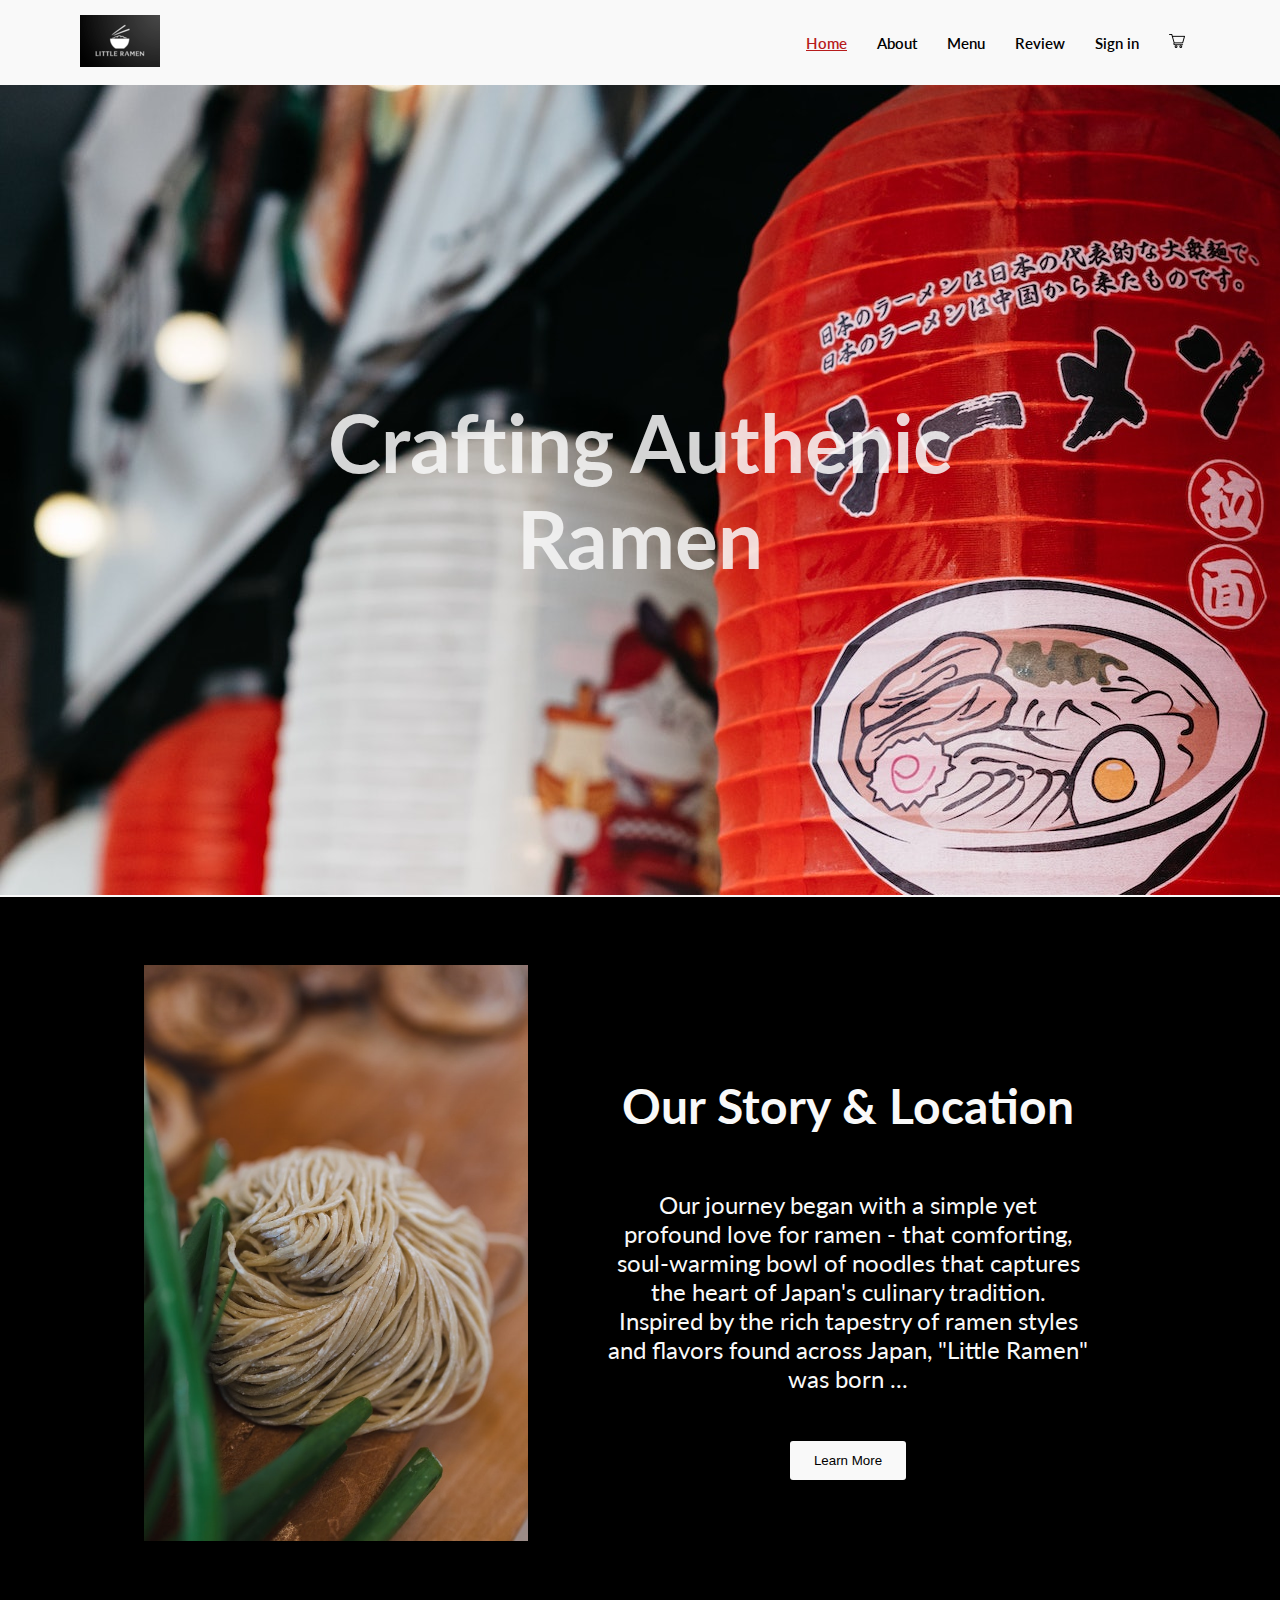
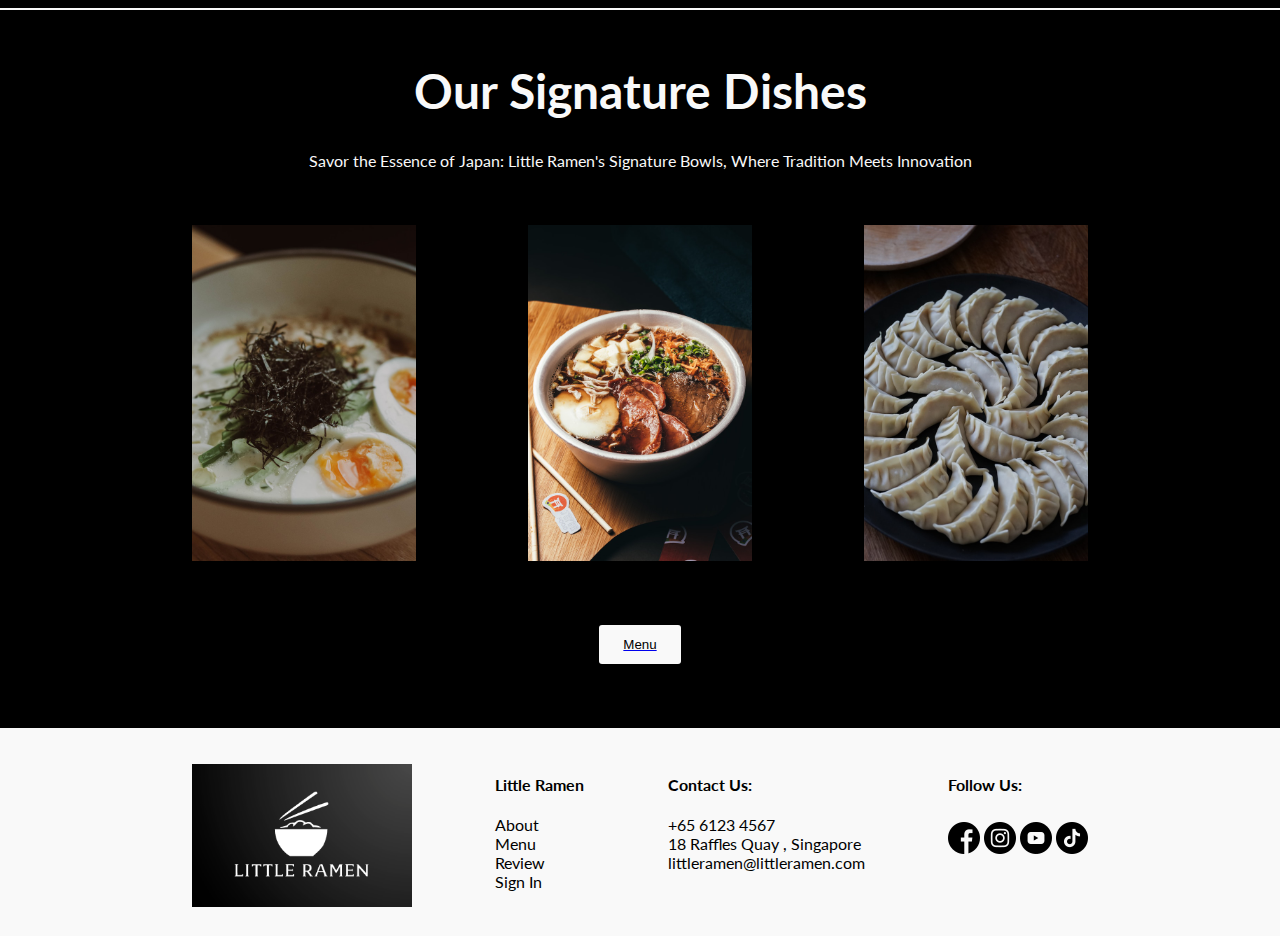
<file: index.html>
<!DOCTYPE html>
<html lang="en">
  <head>
    <meta charset="UTF-8" />
    <meta name="viewport" content="width=device-width, initial-scale=1.0" />
    <title>Little Ramen Home Page</title>
    <link rel="stylesheet" href="styles.css" />
    <link rel="preconnect" href="https://fonts.googleapis.com">
    <link rel="preconnect" href="https://fonts.gstatic.com" crossorigin>
    <link href="https://fonts.googleapis.com/css2?family=Lato:wght@700&display=swap" rel="stylesheet">
  </head>
  <body>
    <!-- Header Section -->
    <nav id="header">
      <a href="index.html" class="logo"><img src="./icon/Logo_nav.png" alt="Logo" /></a>
      <div>
        <ul id="navbar">
          <li><a href="index.html" class="active">Home</a></li>
          <li><a href="./pages/about/about.html">About</a></li>
          <li><a href="./php/menuredirect.php">Menu</a></li>
          <li><a href="./pages/review/review.html">Review</a></li>
          <li><a href="./php/redirect.php">Sign in</a></li>
          <li>
            <a href="./php/cartredirect.php"><img src="./icon/shopping-cart.png" alt="cart icon"></i></a>
          </li>
        </ul>
      </div>
    </nav>
    <section id="hero">
        <h1>Crafting Authenic Ramen</h1>
    </section>
    <section id="story">
      <div>
        <img src="./img/story.jpg" alt="Ramen Culture">
      </div>
      <div class="storydescription">
        <h1>Our Story & Location</h1>
        <p>Our journey began with a simple yet profound love for ramen - that comforting, soul-warming bowl of noodles that captures the heart of Japan's culinary tradition. Inspired by the rich tapestry of ramen styles and flavors found across Japan, "Little Ramen" was born ...</p>
        <a href="./pages/about/about.html"><button class="storybutton">Learn More</button></a>
      </div>
    </section>
    <section id="homemenu">
      <h1>Our Signature Dishes</h1>
      <p>Savor the Essence of Japan: Little Ramen's Signature Bowls, Where Tradition Meets Innovation</p>
      <div class="homemenuimg">
        <img src="img/homemenu1.jpg" alt="ramen1">
        <img src="img/homemenu2.jpg" alt="ramen2">
        <img src="img/homemenu3.jpg" alt="gyoza">
      </div>
      <a href="./php/menuredirect.php"><button class="homemenubutton">Menu</button></a>
    </section>
    <footer id="footer">
      <div class="footerimg">
        <a href="index.html"><img src="./img/logo.png" alt="little ramen logo"></a>
      </div>
      <div class="footernav1">
        <h4>Little Ramen</h4>
        <a href="./pages/about/about.html">About</a>
        <a href="./php/menuredirect.php">Menu</a>
        <a href="./pages/review/review.html">Review</a>
        <a href=./php/redirect.php>Sign In</a>
      </div>
      <div class="footernav2">
        <h4>Contact Us:</h4>
        <p>
          +65 6123 4567
          <br />
          18 Raffles Quay , Singapore
          <br />
          littleramen@littleramen.com
        </p>
      </div>
      <div class="footernav3">
        <h4>Follow Us:</h4>
        <img src="./icon/facebook.png" alt="facebook logo">
        <img src="./icon/instagram.png" alt="instagram logo">
        <img src="./icon/youtube.png" alt="youtube logo">
        <img src="./icon/tiktok.png" alt="tiktok logo">
      </div>
    </footer>
  </body>
</html>
</file>
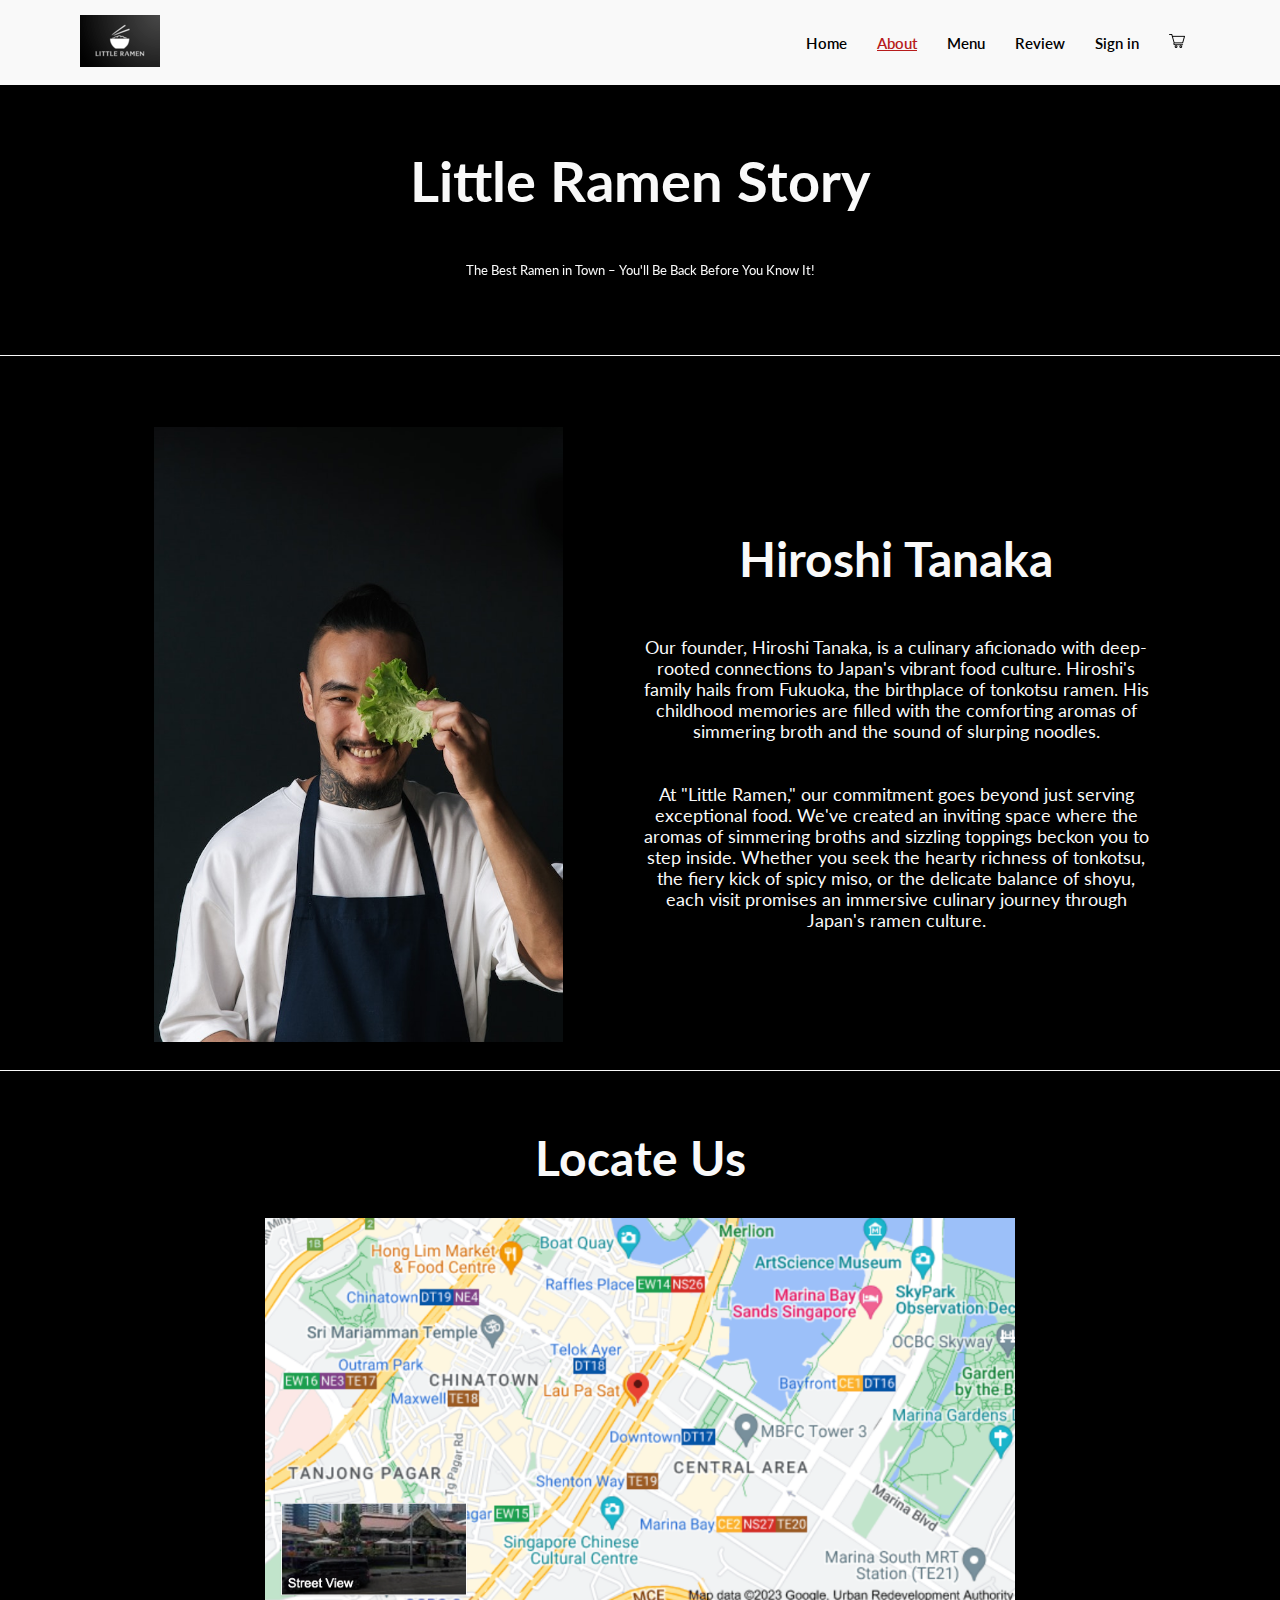
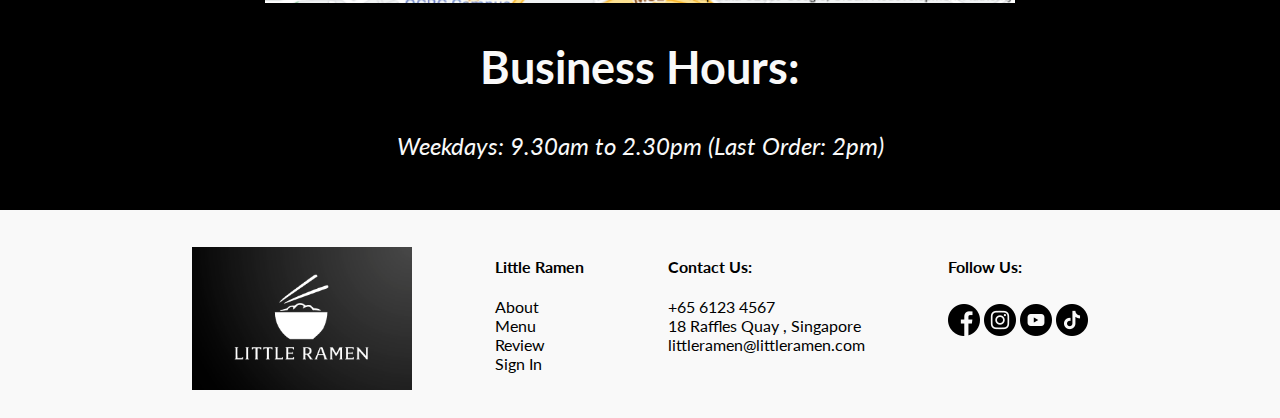
<file: pages/about/about.html>
<!DOCTYPE html>
<html lang="en">
  <head>
    <meta charset="UTF-8" />
    <meta name="viewport" content="width=device-width, initial-scale=1.0" />
    <title>About Page</title>
    <link rel="stylesheet" href="styles.css" />
    <link rel="preconnect" href="https://fonts.googleapis.com">
    <link rel="preconnect" href="https://fonts.gstatic.com" crossorigin>
    <link href="https://fonts.googleapis.com/css2?family=Lato:wght@700&display=swap" rel="stylesheet">
  </head>
  <body>
    <!-- Header Section -->
    <nav id="header">
      <a href="../../index.html" class="logo"><img src="../../icon/Logo_nav.png" alt="Logo" /></a>
      <div>
        <ul id="navbar">
          <li><a href="../../index.html">Home</a></li>
          <li><a href="about.html" class="active">About</a></li>
          <li><a href="../../php/menuredirect.php">Menu</a></li>
          <li><a href="../../pages/review/review.html">Review</a></li>
          <li><a href="../../php/redirect.php">Sign in</a></li>
          <li>
            <a href="../../php/cartredirect.php"><img src="../../icon/shopping-cart.png" alt="cart icon"></i></a>
          </li>
        </ul>
      </div>
    </nav>
    <section id="abouthero">
        <h1>Little Ramen Story</h1>
        <p>The Best Ramen in Town – You'll Be Back Before You Know It!</p>
    </section>
    <section id="aboutstory">
        <div>
          <img src="../../img/chef.jpg" alt="Chef">
        </div>
        <div class="storydescription">
          <h1>Hiroshi Tanaka</h1>
          <p>Our founder, Hiroshi Tanaka, is a culinary aficionado with deep-rooted connections to Japan's vibrant food culture. Hiroshi's family hails from Fukuoka, the birthplace of tonkotsu ramen. His childhood memories are filled with the comforting aromas of simmering broth and the sound of slurping noodles.
          <br />
          <br />
          <br />
          At "Little Ramen," our commitment goes beyond just serving exceptional food. We've created an inviting space where the aromas of simmering broths and sizzling toppings beckon you to step inside. Whether you seek the hearty richness of tonkotsu, the fiery kick of spicy miso, or the delicate balance of shoyu, each visit promises an immersive culinary journey through Japan's ramen culture.
          </p>
        </div>
    </section>
    <section id="aboutlocation">
        <h1>Locate Us</h1>
        <img src="../../img/location.png" alt="Map">
        <h2>Business Hours:</h2>
        <p><i>Weekdays: 9.30am to 2.30pm (Last Order: 2pm)</i></p>
    </section>
    <footer id="footer">
        <div class="footerimg">
          <a href="../../index.html"><img src="../../img/logo.png" alt="little ramen logo"></a>
        </div>
        <div class="footernav1">
          <h4>Little Ramen</h4>
          <a href="about.html">About</a>
          <a href="../../php/menuredirect.php">Menu</a>
          <a href="../../pages/review/review.html">Review</a>
          <a href="../../php/redirect.php">Sign In</a>
        </div>
        <div class="footernav2">
          <h4>Contact Us:</h4>
          <p>
            +65 6123 4567
            <br />
            18 Raffles Quay , Singapore
            <br />
            littleramen@littleramen.com
          </p>
        </div>
        <div class="footernav3">
          <h4>Follow Us:</h4>
          <img src="../../icon/facebook.png" alt="facebook logo">
          <img src="../../icon/instagram.png" alt="instagram logo">
          <img src="../../icon/youtube.png" alt="youtube logo">
          <img src="../../icon/tiktok.png" alt="tiktok logo">
        </div>
      </footer>
    </body>
  </html>
</file>
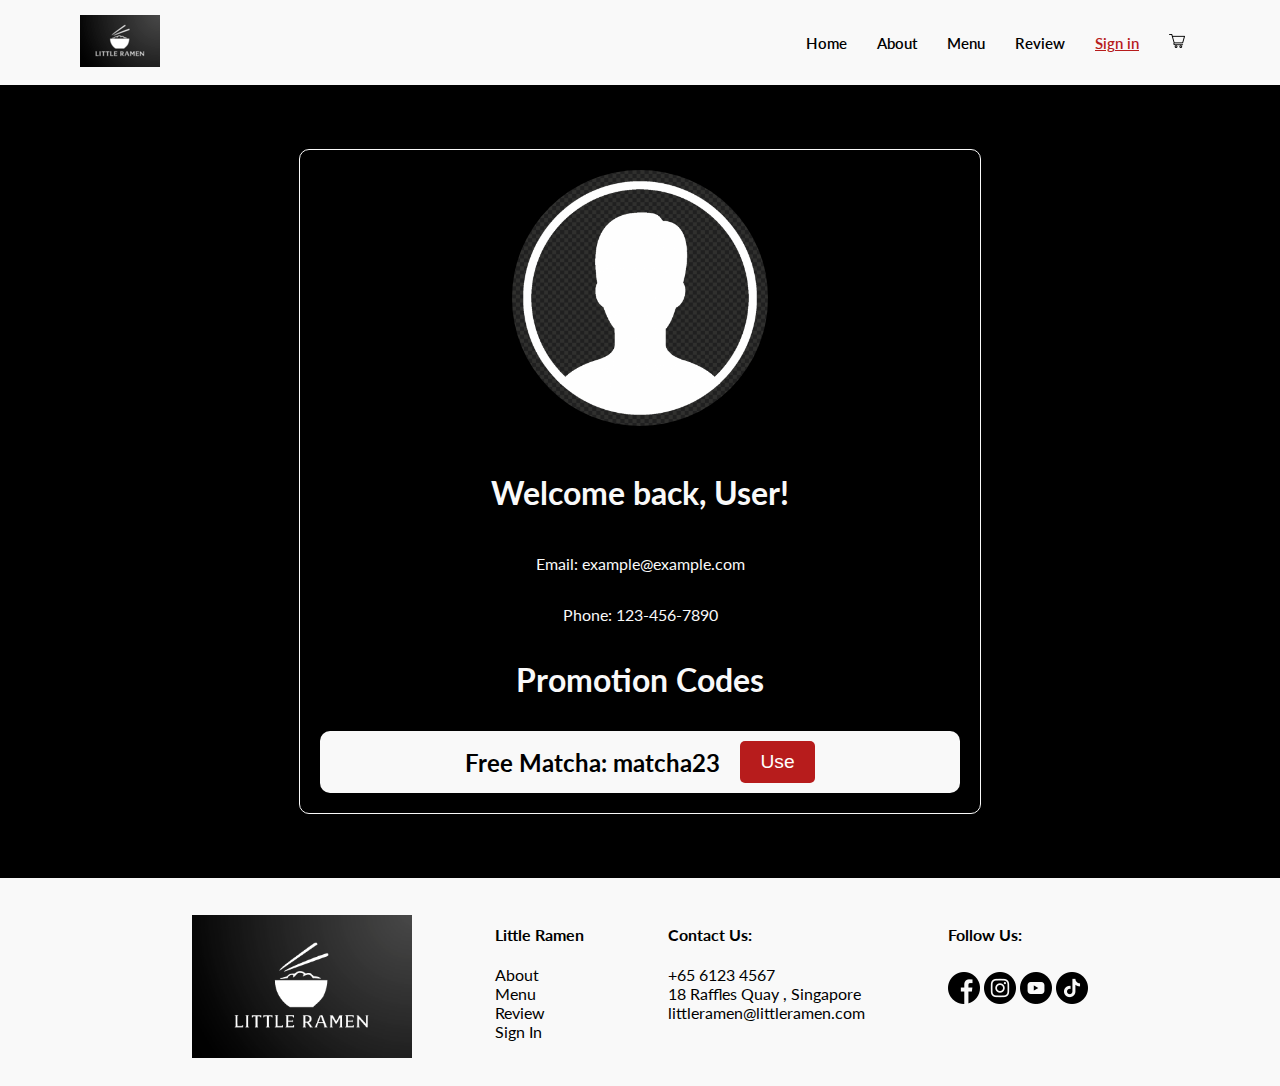
<file: pages/account/account.html>
<!DOCTYPE html>
<html lang="en">
  <head>
    <meta charset="UTF-8" />
    <meta name="viewport" content="width=device-width, initial-scale=1.0" />
    <title>Sign In</title>
    <link rel="stylesheet" href="styles.css" />
    <link rel="preconnect" href="https://fonts.googleapis.com">
    <link rel="preconnect" href="https://fonts.gstatic.com" crossorigin>
    <link href="https://fonts.googleapis.com/css2?family=Lato:wght@700&display=swap" rel="stylesheet">
  </head>
  <body>
    <!-- Header Section -->
    <nav id="header">
      <a href="../../index.html" class="logo"><img src="../../icon/Logo_nav.png" alt="Logo" /></a>
      <div>
        <ul id="navbar">
          <li><a href="../../index.html">Home</a></li>
          <li><a href="../../pages/about/about.html">About</a></li>
          <li><a href="../../pages/preorder/preorder.html">Menu</a></li>
          <li><a href="../../pages/review/review.html">Review</a></li>
          <li><a href="signin.html" class="active">Sign in</a></li>
          <li>
            <a href="../../pages/checkout/cart.php"><img src="../../icon/shopping-cart.png" alt="cart icon"></i></a>
          </li>
        </ul>
      </div>
    </nav>
    <section id="account">
        <!-- can remove card with white icon -->
        <div class="card">
            <div class="user-info">
                <img src="../../img/user1.png" alt="User Icon" class="user-icon">
                <h2>Welcome back, User!</h2>
                <p>Email: example@example.com</p>
                <p>Phone: 123-456-7890</p>
                <h3>Promotion Codes</h3>
            </div>
            <div class="promo-section">
                <div class="promo-card">
                    <h3>Free Matcha: matcha23 </h3>
                    <a href="../../pages/preorder/preorder.html"><button class="promo-button">Use</button></a>
                </div>
            </div>
        </div>
    </section>
    <footer id="footer">
        <div class="footerimg">
          <a href="../../index.html"><img src="../../img/logo.png" alt="little ramen logo"></a>
        </div>
        <div class="footernav1">
          <h4>Little Ramen</h4>
          <a href="../../pages/about/about.html">About</a>
          <a href="../../pages/preorder/preorder.html">Menu</a>
          <a href="../../pages/review/review.html">Review</a>
          <a href="signin.html">Sign In</a>
        </div>
        <div class="footernav2">
          <h4>Contact Us:</h4>
          <p>
            +65 6123 4567
            <br />
            18 Raffles Quay , Singapore
            <br />
            littleramen@littleramen.com
          </p>
        </div>
        <div class="footernav3">
          <h4>Follow Us:</h4>
          <img src="../../icon/facebook.png" alt="facebook logo">
          <img src="../../icon/instagram.png" alt="instagram logo">
          <img src="../../icon/youtube.png" alt="youtube logo">
          <img src="../../icon/tiktok.png" alt="tiktok logo">
        </div>
    </footer>
 </body>
</html>
</file>
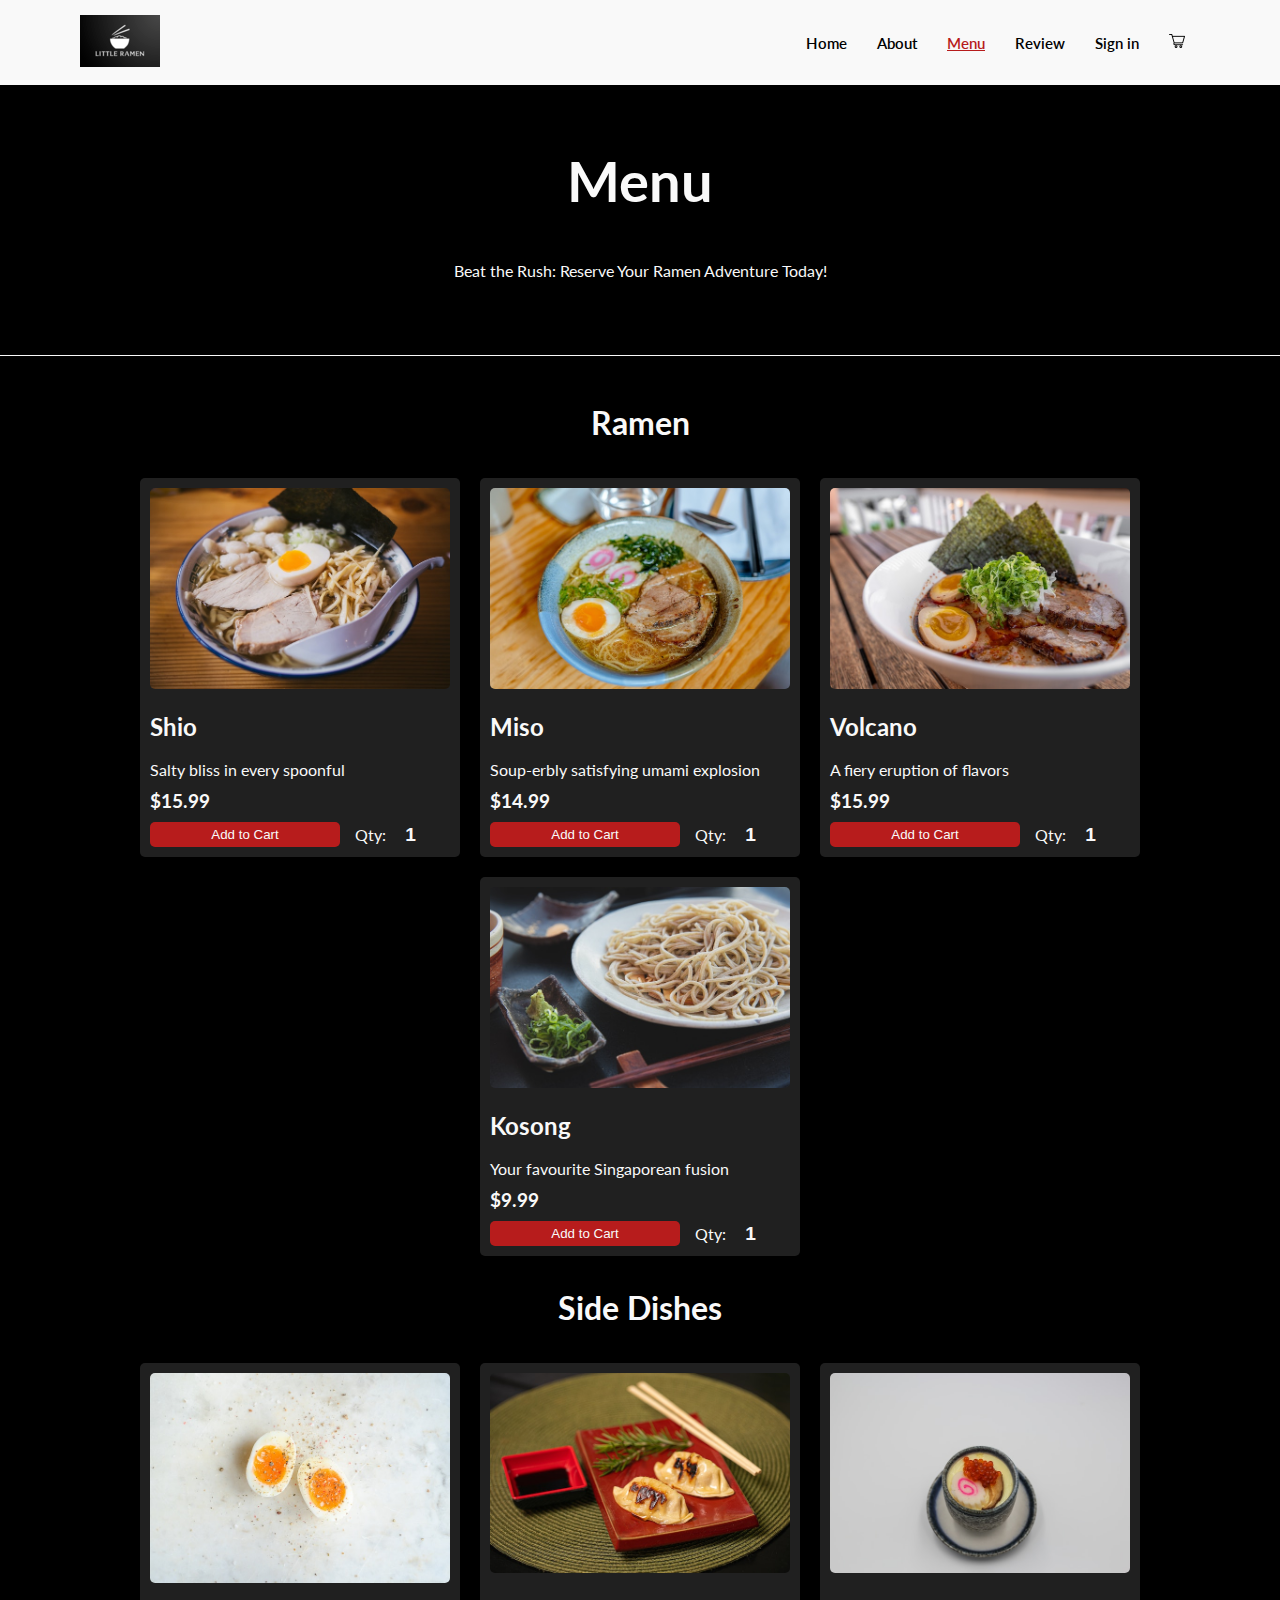
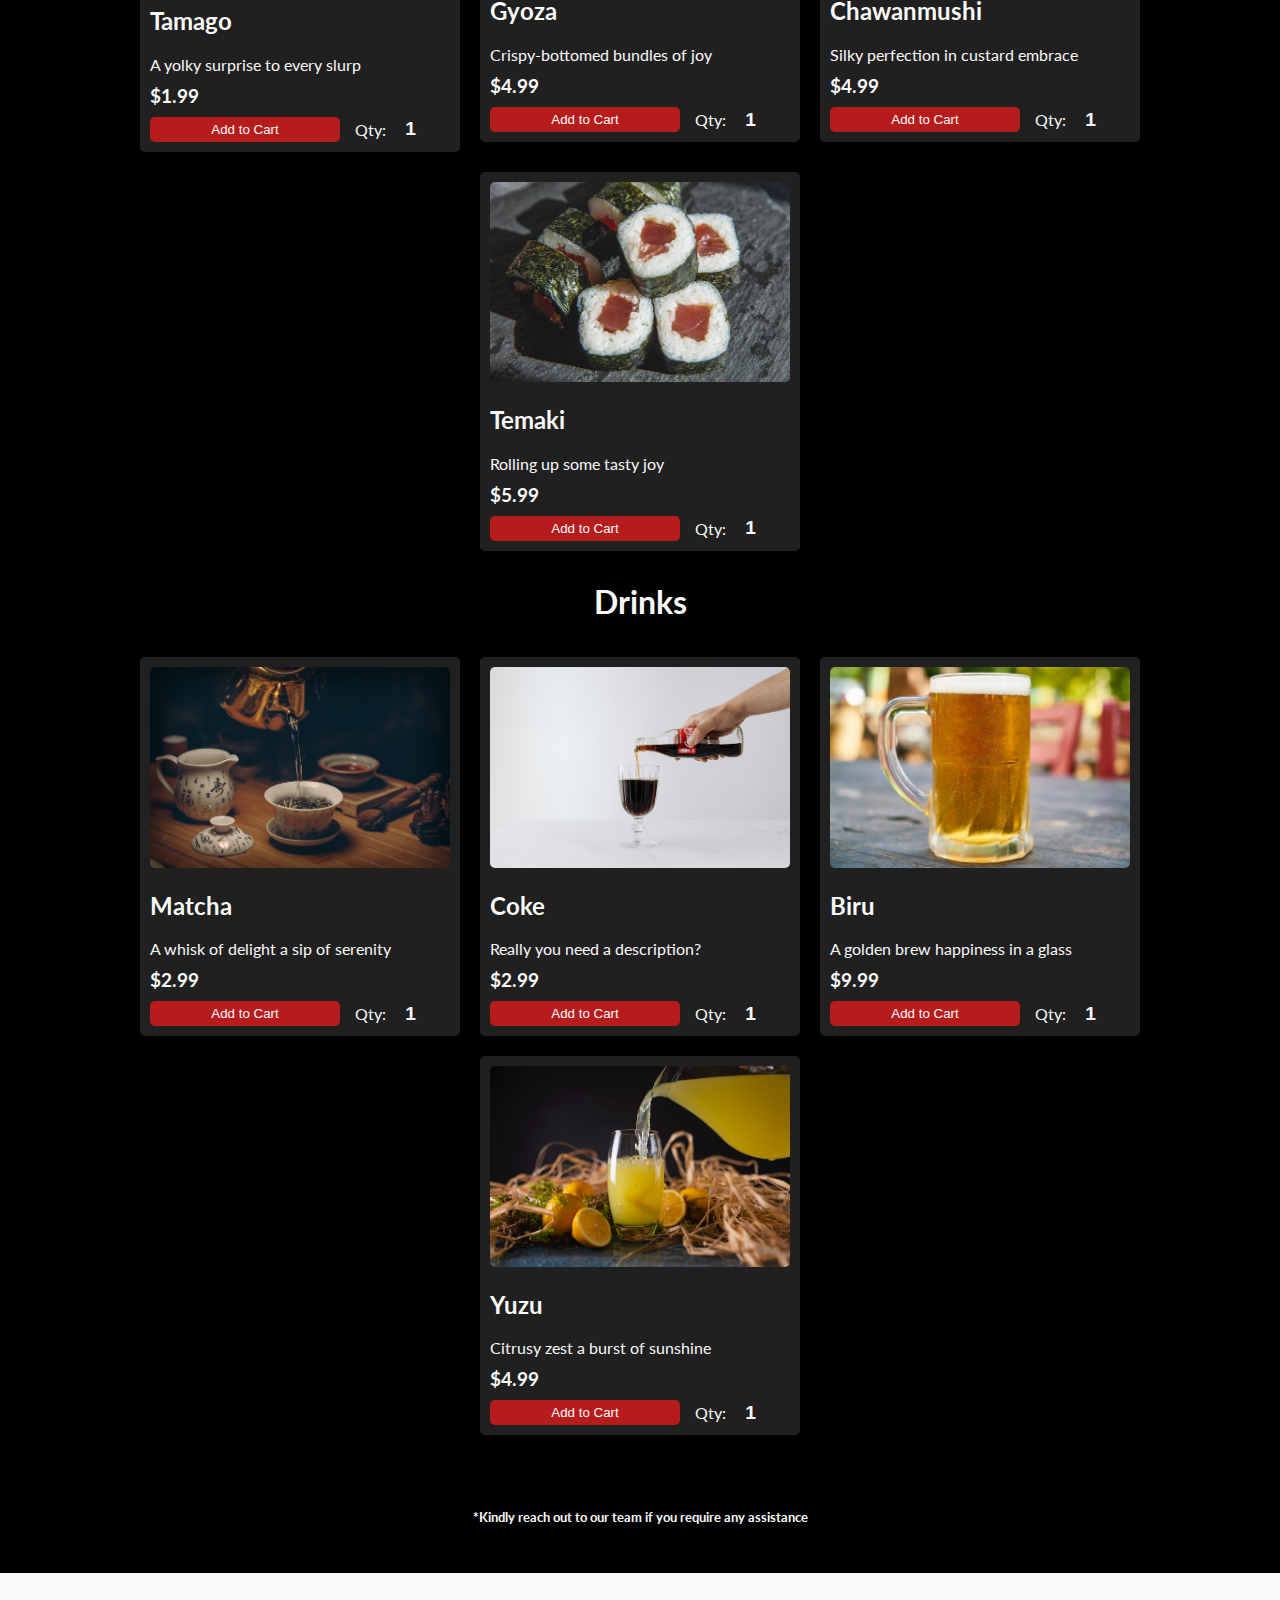
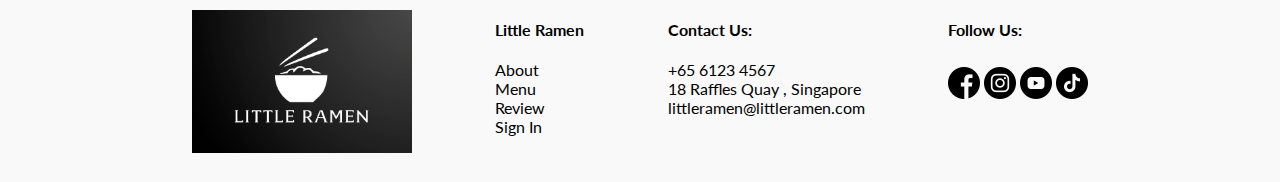
<file: pages/preorder/preorder.html>
<!DOCTYPE html>
<html lang="en">
  <head>
    <meta charset="UTF-8" />
    <meta name="viewport" content="width=device-width, initial-scale=1.0" />
    <title>Menu Page</title>
    <link rel="stylesheet" href="styles.css" />
    <link rel="preconnect" href="https://fonts.googleapis.com">
    <link rel="preconnect" href="https://fonts.gstatic.com" crossorigin>
    <link href="https://fonts.googleapis.com/css2?family=Lato:wght@700&display=swap" rel="stylesheet">
    <script src="form-promise.js" defer></script>
  </head>
  <body>
    <nav id="header">
      <a href="../../index.html" class="logo"><img src="../../icon/Logo_nav.png" alt="Logo" /></a>
      <div>
        <ul id="navbar">
          <li><a href="../../index.html">Home</a></li>
          <li><a href="../../pages/about/about.html">About</a></li>
          <li><a href="./preorder.html" class="active">Menu</a></li>
          <li><a href="../../pages/review/review.html">Review</a></li>
          <li><a href="../../php/redirect.php">Sign in</a></li>
          <li>
            <a href="../../php/cartredirect.php"><img src="../../icon/shopping-cart.png" alt="cart icon"></i></a>
          </li>
        </ul>
      </div>
    </nav>
    <section id="preorderhero">
        <h1>Menu</h1>
        <p>Beat the Rush: Reserve Your Ramen Adventure Today!</p>
    </section>
    <section id="preordermenu">
      <h1>Ramen</h1>
      <div class="preorderramen">
        <form class="addToCartForm">
          <div class="card">
            <img src="../../img/menuramen1.jpg" alt="Ramen Image 1" />
            <div class="description">
              <h2>Shio</h2>
              <p>Salty bliss in every spoonful</p>
              <p>$15.99</p>
              <div class="add-to-cart-section">
                <input type="hidden" name="name" value="shio">
                <input type="hidden" name="price" value="15.99">
                <button type="submit" class="add-to-cart-btn">Add to Cart</button>
                <div class="quantity">
                  <label for="quantity" class="quantity-label">Qty:</label>
                  <input type="number" name="quantity" class="quantity-value" value="1" min="1" max="100">
                </div>
              </div>
            </div>
          </div>
        </form>
        <form class="addToCartForm">
          <div class="card">
            <img src="../../img/menuramen2.jpg" alt="Ramen Image 2" />
            <div class="description">
              <h2>Miso</h2>
              <p>Soup-erbly satisfying umami explosion</p>
              <p>$14.99</p>
              <div class="add-to-cart-section">
                <input type="hidden" name="name" value="miso">
                <input type="hidden" name="price" value="14.99">
                <button type="submit" class="add-to-cart-btn">Add to Cart</button>
                <div class="quantity">
                  <label for="quantity" class="quantity-label">Qty:</label>
                  <input type="number" name="quantity" class="quantity-value" value="1" min="1" max="100">
                </div>
              </div>
            </div>
          </div>
        </form>
        <form class="addToCartForm">
          <div class="card">
            <img src="../../img/menuramen3.jpg" alt="Ramen Image 3"/>
            <div class="description">
              <h2>Volcano</h2>
              <p>A fiery eruption of flavors</p>
              <p>$15.99</p>
              <div class="add-to-cart-section">
                <input type="hidden" name="name" value="volcano">
                <input type="hidden" name="price" value="15.99">
                <button type="submit" class="add-to-cart-btn">Add to Cart</button>
                <div class="quantity">
                  <label for="quantity" class="quantity-label">Qty:</label>
                  <input type="number" name="quantity" class="quantity-value" value="1" min="1" max="100">
                </div>
              </div>
            </div>
          </div>
        </form>
        <form class="addToCartForm">
          <div class="card">
            <img src="../../img/menuramen4.jpg" alt="Ramen Image 4"/>
            <div class="description">
              <h2>Kosong</h2>
              <p>Your favourite Singaporean fusion</p>
              <p>$9.99</p>
              <div class="add-to-cart-section">
                <input type="hidden" name="name" value="kosong">
                <input type="hidden" name="price" value="9.99">
                <button type="submit" class="add-to-cart-btn">Add to Cart</button>
                <div class="quantity">
                  <label for="quantity" class="quantity-label">Qty:</label>
                  <input type="number" name="quantity" class="quantity-value" value="1" min="1" max="100">
                </div>
              </div>
            </div>
          </div>
        </form>
      </div>
      <h1>Side Dishes</h1>
      <div class="preordersidedish">
        <form class="addToCartForm">
          <div class="card">
            <img src="../../img/menuside1.jpg" alt="Sides Image 1" />
            <div class="description">
              <h2>Tamago</h2>
              <p> A yolky surprise to every slurp</p>
              <p>$1.99</p>
              <div class="add-to-cart-section">
                <input type="hidden" name="name" value="tamago">
                <input type="hidden" name="price" value="1.99">
                <button type="submit" class="add-to-cart-btn">Add to Cart</button>
                <div class="quantity">
                  <label for="quantity" class="quantity-label">Qty:</label>
                  <input type="number" name="quantity" class="quantity-value" value="1" min="1" max="100">
                </div>
              </div>
            </div>
          </div>
        </form>
        <form class="addToCartForm">
          <div class="card">
            <img src="../../img/menuside2.jpg" alt="Sides Image 2" />
            <div class="description">
              <h2>Gyoza</h2>
              <p>Crispy-bottomed bundles of joy</p>
              <p>$4.99</p>
              <div class="add-to-cart-section">
                <input type="hidden" name="name" value="gyoza">
                <input type="hidden" name="price" value="4.99">
                <button type="submit" class="add-to-cart-btn">Add to Cart</button>
                <div class="quantity">
                  <label for="quantity" class="quantity-label">Qty:</label>
                  <input type="number" name="quantity" class="quantity-value" value="1" min="1" max="100">
                </div>
              </div>
            </div>
          </div>
        </form>
        <form class="addToCartForm">
          <div class="card">
            <img src="../../img/menuside3.jpg" alt="Sides Image 3"  />
            <div class="description">
              <h2>Chawanmushi</h2>
              <p>Silky perfection in custard embrace</p>
              <p>$4.99</p>
              <div class="add-to-cart-section">
                <input type="hidden" name="name" value="chawanmushi">
                <input type="hidden" name="price" value="4.99">
                <button type="submit" class="add-to-cart-btn">Add to Cart</button>
                <div class="quantity">
                  <label for="quantity" class="quantity-label">Qty:</label>
                  <input type="number" name="quantity" class="quantity-value" value="1" min="1" max="100">
                </div>
              </div>
            </div>
          </div>
        </form>
        <form class="addToCartForm">
          <div class="card">
            <img src="../../img/menuside4.jpg" alt="Sides Image 4" />
            <div class="description">
              <h2>Temaki</h2>
              <p>Rolling up some tasty joy</p>
              <p>$5.99</p>
              <div class="add-to-cart-section">
                <input type="hidden" name="name" value="temaki">
                <input type="hidden" name="price" value="5.99">
                <button type="submit" class="add-to-cart-btn">Add to Cart</button>
                <div class="quantity">
                  <label for="quantity" class="quantity-label">Qty:</label>
                  <input type="number" name="quantity" class="quantity-value" value="1" min="1" max="100">
                </div>
              </div>
            </div>
          </div>
        </form>
      </div>
      <h1>Drinks</h1>
      <div class="preorderdrink">
        <form class="addToCartForm">
          <div class="card">
            <img src="../../img/menudrink1.jpg" alt="Drink Image 1" />
            <div class="description">
              <h2>Matcha</h2>
              <p>A whisk of delight a sip of serenity</p>
              <p>$2.99</p>
              <div class="add-to-cart-section">
                <input type="hidden" name="name" value="matcha">
                <input type="hidden" name="price" value="2.99">
                <button type="submit" class="add-to-cart-btn">Add to Cart</button>
                <div class="quantity">
                  <label for="quantity" class="quantity-label">Qty:</label>
                  <input type="number" name="quantity" class="quantity-value" value="1" min="1" max="100">
                </div>
              </div>
            </div>
          </div>
        </form>
        <form class="addToCartForm">
          <div class="card">
            <img src="../../img/menudrink2.jpg" alt="Drink Image 2" />
            <div class="description">
              <h2>Coke</h2>
              <p>Really you need a description?</p>
              <p>$2.99</p>
              <div class="add-to-cart-section">
                <input type="hidden" name="name" value="coke">
                <input type="hidden" name="price" value="2.99">
                <button type="submit" class="add-to-cart-btn">Add to Cart</button>
                <div class="quantity">
                  <label for="quantity" class="quantity-label">Qty:</label>
                  <input type="number" name="quantity" class="quantity-value" value="1" min="1" max="100">
                </div>
              </div>
            </div>
          </div>
        </form>
        <form class="addToCartForm">
          <div class="card">
            <img src="../../img/menudrink3.jpg" alt="Drink Image 3" />
            <div class="description">
              <h2>Biru</h2>
              <p>A golden brew happiness in a glass</p>
              <p>$9.99</p>
              <div class="add-to-cart-section">
                <input type="hidden" name="name" value="biru">
                <input type="hidden" name="price" value="9.99">
                <button type="submit" class="add-to-cart-btn">Add to Cart</button>
                <div class="quantity">
                  <label for="quantity" class="quantity-label">Qty:</label>
                  <input type="number" name="quantity" class="quantity-value" value="1" min="1" max="100">
                </div>
              </div>
            </div>
          </div>
        </form>
        <form class="addToCartForm">
          <div class="card">
            <img src="../../img/menudrink4.jpg" alt="Drink Image 4" />
            <div class="description">
              <h2>Yuzu</h2>
              <p>Citrusy zest a burst of sunshine</p>
              <p>$4.99</p>
              <div class="add-to-cart-section">
                <input type="hidden" name="name" value="yuzu">
                <input type="hidden" name="price" value="4.99">
                <button type="submit" class="add-to-cart-btn">Add to Cart</button>
                <div class="quantity">
                  <label for="quantity" class="quantity-label">Qty:</label>
                  <input type="number" name="quantity" class="quantity-value" value="1" min="1" max="100">
                </div>
              </div>
            </div>
          </div>
        </form>
      </div>
      <h5>*Kindly reach out to our team if you require any assistance</h5>
    </section>
    <footer id="footer">
        <div class="footerimg">
          <a href="../../index.html"><img src="../../img/logo.png" alt="little ramen logo"></a>
        </div>
        <div class="footernav1">
          <h4>Little Ramen</h4>
          <a href="../../pages/about/about.html">About</a>
          <a href="./preorder.html">Menu</a>
          <a href="../../pages/review/review.html">Review</a>
          <a href="../../php/redirect.php">Sign In</a>
        </div>
        <div class="footernav2">
          <h4>Contact Us:</h4>
          <p>
            +65 6123 4567
            <br />
            18 Raffles Quay , Singapore
            <br />
            littleramen@littleramen.com
          </p>
        </div>
        <div class="footernav3">
          <h4>Follow Us:</h4>
          <img src="../../icon/facebook.png" alt="facebook logo">
          <img src="../../icon/instagram.png" alt="instagram logo">
          <img src="../../icon/youtube.png" alt="youtube logo">
          <img src="../../icon/tiktok.png" alt="tiktok logo">
        </div>
    </footer>
    <script src="./preorder.js"></script>
    </body>
</html>
</file>
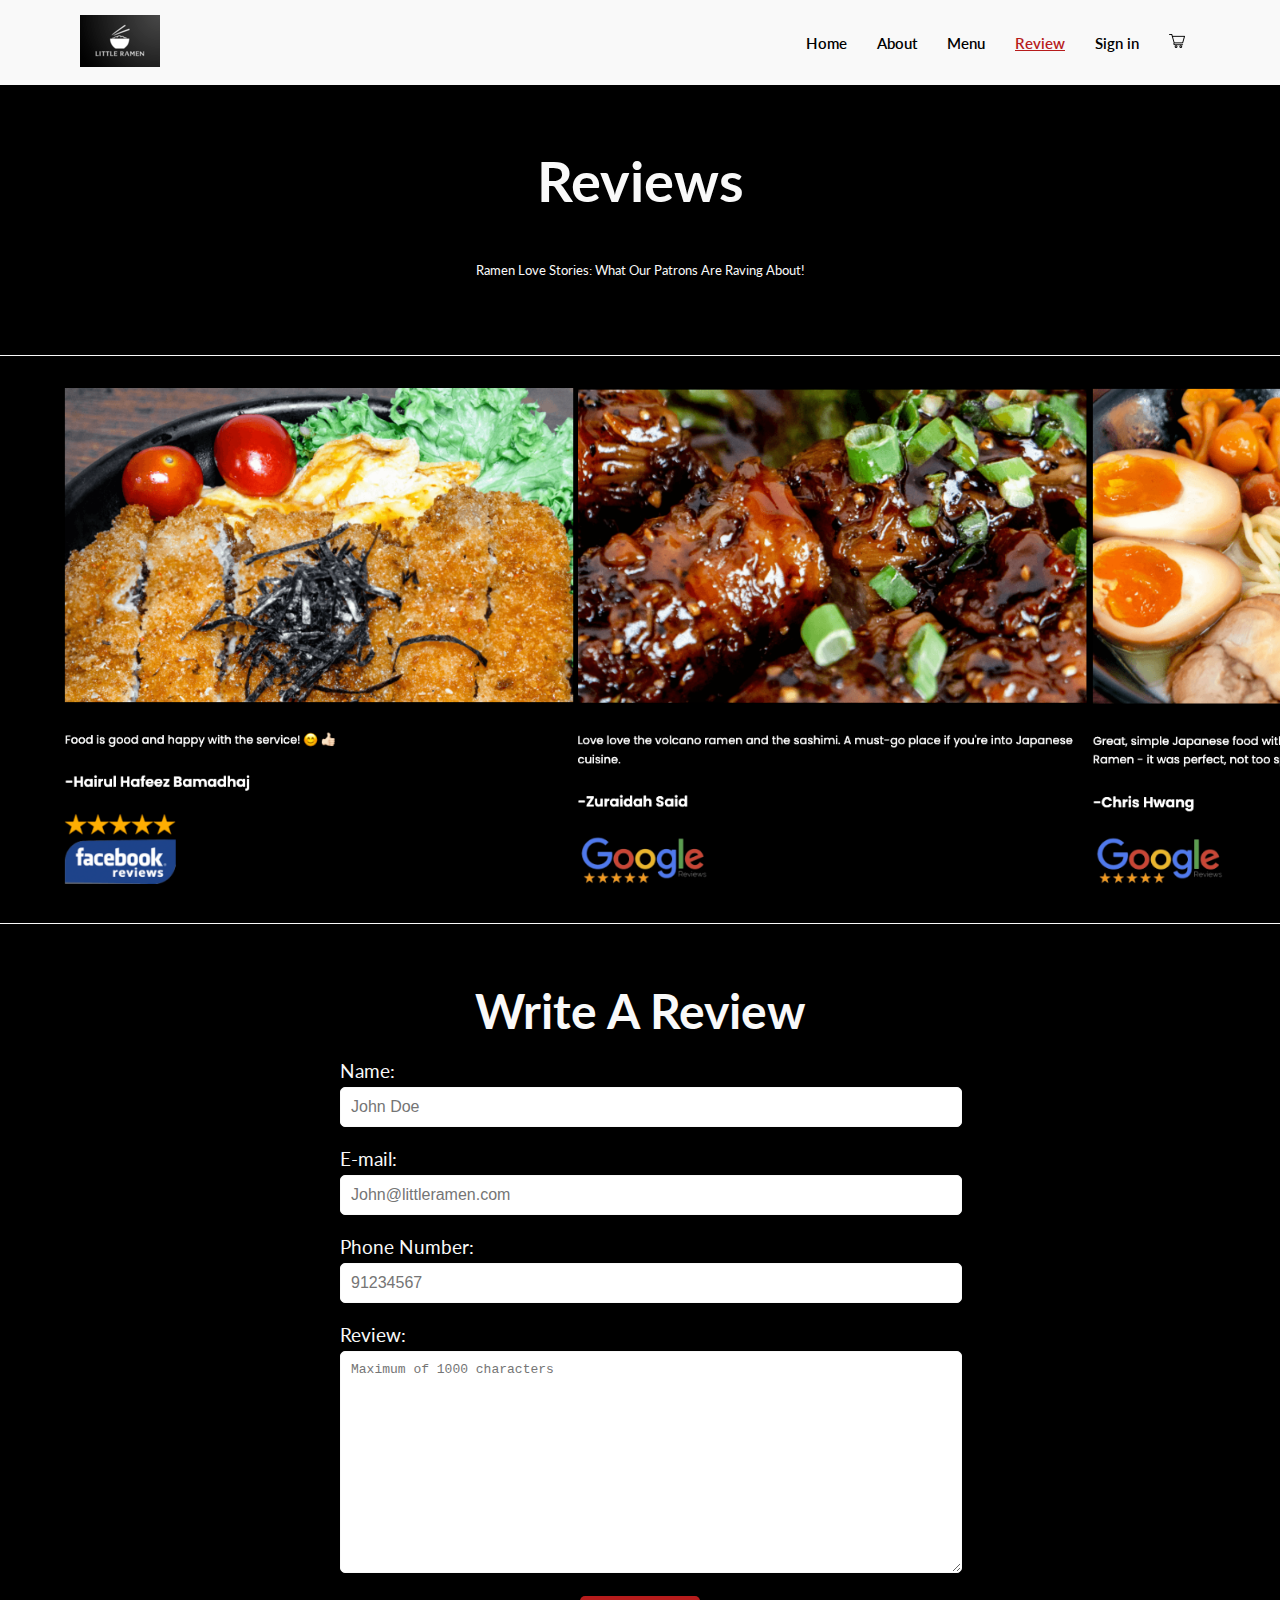
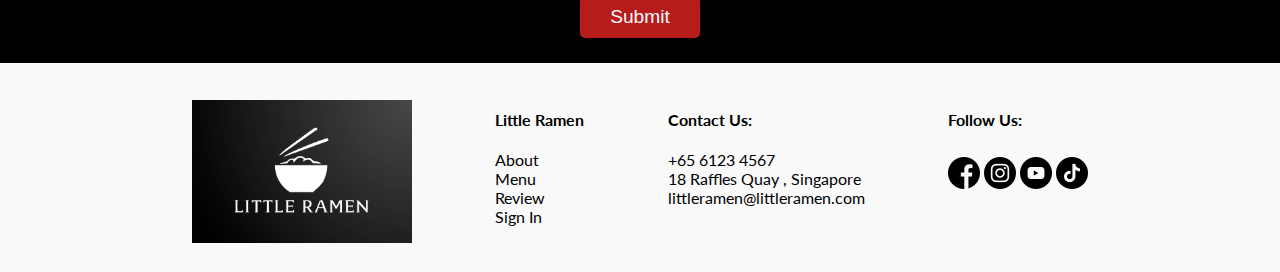
<file: pages/review/review.html>
<!DOCTYPE html>
<html lang="en">
  <head>
    <meta charset="UTF-8" />
    <meta name="viewport" content="width=device-width, initial-scale=1.0" />
    <title>Review Page</title>
    <link rel="stylesheet" href="styles.css" />
    <link rel="preconnect" href="https://fonts.googleapis.com">
    <link rel="preconnect" href="https://fonts.gstatic.com" crossorigin>
    <link href="https://fonts.googleapis.com/css2?family=Lato:wght@700&display=swap" rel="stylesheet">
  </head>
  <body>
    <!-- Header Section -->
    <nav id="header">
      <a href="../../index.html" class="logo"><img src="../../icon/Logo_nav.png" alt="Logo" /></a>
      <div>
        <ul id="navbar">
          <li><a href="../../index.html">Home</a></li>
          <li><a href="../../pages/about/about.html">About</a></li>
          <li><a href="../../php/menuredirect.php">Menu</a></li>
          <li><a href="review.html" class="active">Review</a></li>
          <li><a href="../../php/redirect.php">Sign in</a></li>
          <li>
            <a href="../../php/cartredirect.php"><img src="../../icon/shopping-cart.png" alt="cart icon"></i></a>
          </li>
        </ul>
      </div>
    </nav>
    <section id="reviewhero">
        <h1>Reviews</h1>
        <p>Ramen Love Stories: What Our Patrons Are Raving About!</p>
    </section>
    <section id="reviewcarousel">
        <div class="reviewslider">
            <img src="../../img/review5.png" alt="ramen">
            <img src="../../img/review2.png" alt="ramen">
            <img src="../../img/review3.png" alt="egg">
            <img src="../../img/review4.png" alt="ramen">

        </div>
        <div class="reviewslider">
            <img src="../../img/review5.png" alt="ramen">
            <img src="../../img/review2.png" alt="ramen">
            <img src="../../img/review3.png" alt="egg">
            <img src="../../img/review4.png" alt="ramen">
        </div>
    </section>
    <section id="reviewform">
        <h1>Write A Review</h1>
        <form action="./review.php" method="post">
          <label for="name"> Name:</label>
          <input
            type="text"
            id="name"
            name="name"
            placeholder="John Doe"
            required
            onchange="validateName()"
          />
          <label for="email">E-mail:</label>
          <input
            type="email"
            id="email"
            name="email"
            placeholder="John@littleramen.com"
            required
            onchange="validateEmail()"
          />
          <label for="phone">Phone Number:</label>
          <input
            type="tel"
            id="phone"
            name="phone"
            placeholder="91234567"
            required
            onchange="validateContactNumber()"
          />
          <label for="review">Review:</label>
          <textarea
            id="review"
            name="review"
            cols="50"
            rows="20"
            placeholder="Maximum of 1000 characters"
            maxlength="1000"
            required
          ></textarea>
          <input type="submit" value="Submit" />
        </form>
    </section>
    <footer id="footer">
        <div class="footerimg">
          <a href="../../index.html"><img src="../../img/logo.png" alt="little ramen logo"></a>
        </div>
        <div class="footernav1">
          <h4>Little Ramen</h4>
          <a href="../../pages/about/about.html">About</a>
          <a href="../../php/menuredirect.php">Menu</a>
          <a href="review.html">Review</a>
          <a href="../../php/redirect.php">Sign In</a>
        </div>
        <div class="footernav2">
          <h4>Contact Us:</h4>
          <p>
            +65 6123 4567
            <br />
            18 Raffles Quay , Singapore
            <br />
            littleramen@littleramen.com
          </p>
        </div>
        <div class="footernav3">
          <h4>Follow Us:</h4>
          <img src="../../icon/facebook.png" alt="facebook logo">
          <img src="../../icon/instagram.png" alt="instagram logo">
          <img src="../../icon/youtube.png" alt="youtube logo">
          <img src="../../icon/tiktok.png" alt="tiktok logo">
        </div>
    </footer>
    <script>
      function validateName() {
      var name = document.getElementById("name").value;
      name.trim();
      if (name.length > 0) {
        var regexp = /^[a-zA-Z][a-zA-Z ]+$/;
        if (regexp.test(name)) {
          return true;
        } else {
          alert(
            'Name enter "' +
              name +
              '" has incorrect format, only alphabet characters and character spaces allowed'
          );
          document.getElementById("name").value = "";
          return false;
        }
      }
      alert("Please fill in your name.");
      return false;

    }

    function validateEmail() {
      var email = document.getElementById("email").value;
      email = email.trim();
      if (email.length > 0) {
        var regexp = /^[\w-\.]+@([\w]+\.)([\w]+\.)?([\w]+\.)?[\w]{2,3}$/;
        if (regexp.test(email)) {
          return true;
        } else {
          alert('Email entered "' + email + '" has incorrect format');
        }
      } else {
        alert("Please fill in your email.");
      }

      // Clear the input field if wrong
      document.getElementById("email").value = "";
      return false;
    }

    function validateContactNumber() {
      const contactNum = document.getElementById("phone").value;

      // Check if the contact number is exactly 8 digits
      if (!/^[689]\d{7}$/.test(contactNum)) {
        alert('Please enter a valid 8-digit Singapore phone number.');
        // Clear the input field if wrong
        document.getElementById("phone").value = "";
        return false; // Returning false prevents the form from being submitted
      }

      return true; // Returning true allows the form to be submitted
    }
    </script>
    </body>
  </html>
</file>
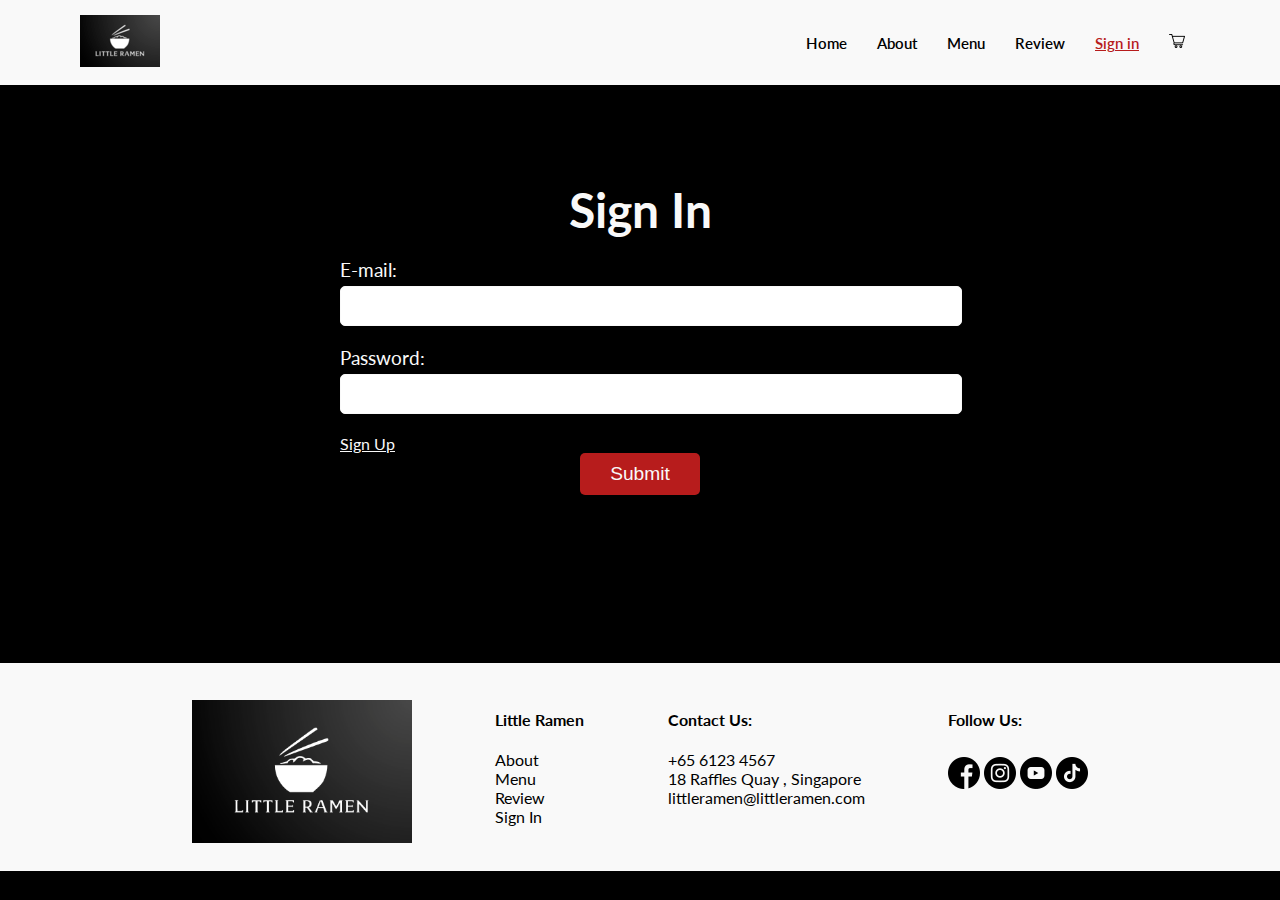
<file: pages/signin/signin.html>
<!DOCTYPE html>
<html lang="en">
  <head>
    <meta charset="UTF-8" />
    <meta name="viewport" content="width=device-width, initial-scale=1.0" />
    <title>Sign In</title>
    <link rel="stylesheet" href="styles.css" />
    <link rel="preconnect" href="https://fonts.googleapis.com">
    <link rel="preconnect" href="https://fonts.gstatic.com" crossorigin>
    <link href="https://fonts.googleapis.com/css2?family=Lato:wght@700&display=swap" rel="stylesheet">
  </head>
  <body>
    <!-- Header Section -->
    <nav id="header">
      <a href="../../index.html" class="logo"><img src="../../icon/Logo_nav.png" alt="Logo" /></a>
      <div>
        <ul id="navbar">
          <li><a href="../../index.html">Home</a></li>
          <li><a href="../../pages/about/about.html">About</a></li>
          <li><a href="../../php/menuredirect.php">Menu</a></li>
          <li><a href="../../pages/review/review.html">Review</a></li>
          <li><a href="../../php/redirect.php" class="active">Sign in</a></li>
          <li>
            <a href="../../pages/checkout/cart.php"><img src="../../icon/shopping-cart.png" alt="cart icon"></i></a>
          </li>
        </ul>
      </div>
    </nav>
    <section id="signinform">
        <h1>Sign In</h1>
        <form action="./signin.php" method="post">
          <label for="email">E-mail:</label>
          <input
            type="email"
            id="email"
            name="email"
            required
          />
          <label for="password">Password:</label>
          <input
            type="password"
            id="password"
            name="password"
            required
          />
          <a href="../../pages/signup/signup.html">Sign Up </a>
          <input type="submit" value="Submit" />
        </form>
    </section>
    <footer id="footer">
        <div class="footerimg">
          <a href="../../index.html"><img src="../../img/logo.png" alt="little ramen logo"></a>
        </div>
        <div class="footernav1">
          <h4>Little Ramen</h4>
          <a href="../../pages/about/about.html">About</a>
          <a href="../../php/menuredirect.php">Menu</a>
          <a href="../../pages/review/review.html">Review</a>
          <a href="../../php/redirect.php">Sign In</a>
        </div>
        <div class="footernav2">
          <h4>Contact Us:</h4>
          <p>
            +65 6123 4567
            <br />
            18 Raffles Quay , Singapore
            <br />
            littleramen@littleramen.com
          </p>
        </div>
        <div class="footernav3">
          <h4>Follow Us:</h4>
          <img src="../../icon/facebook.png" alt="facebook logo">
          <img src="../../icon/instagram.png" alt="instagram logo">
          <img src="../../icon/youtube.png" alt="youtube logo">
          <img src="../../icon/tiktok.png" alt="tiktok logo">
        </div>
    </footer>
 </body>
</html>
</file>
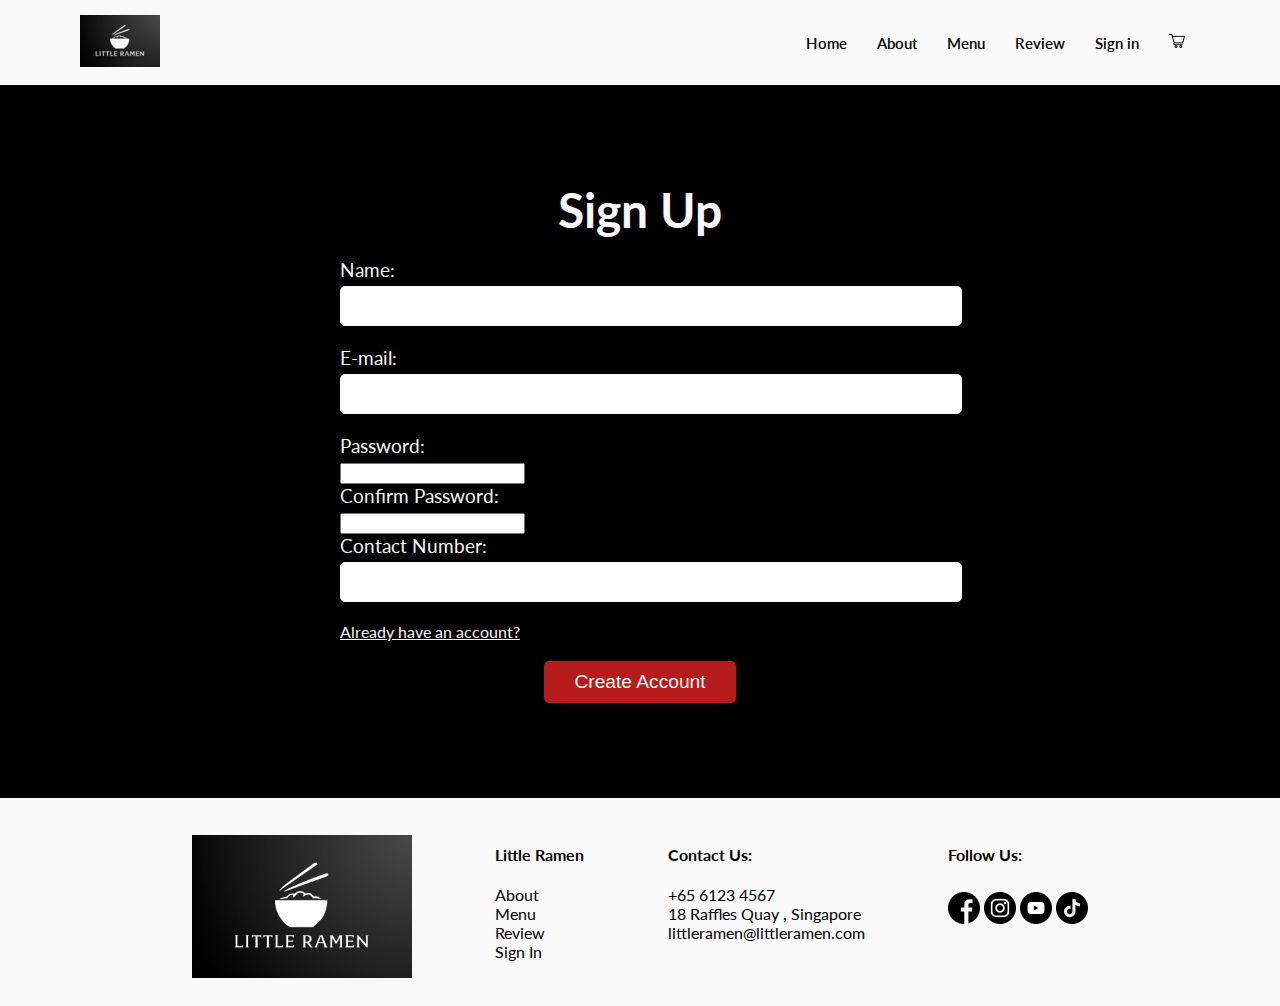
<file: pages/signup/signup.html>
<!DOCTYPE html>
<html lang="en">
  <head>
    <meta charset="UTF-8" />
    <meta name="viewport" content="width=device-width, initial-scale=1.0" />
    <title>Sign up</title>
    <link rel="stylesheet" href="styles.css" />
    <link rel="preconnect" href="https://fonts.googleapis.com">
    <link rel="preconnect" href="https://fonts.gstatic.com" crossorigin>
    <link href="https://fonts.googleapis.com/css2?family=Lato:wght@700&display=swap" rel="stylesheet">
  </head>
  <body>
    <!-- Header Section -->
    <nav id="header">
      <a href="../../index.html" class="logo"><img src="../../icon/Logo_nav.png" alt="Logo" /></a>
      <div>
        <ul id="navbar">
          <li><a href="../../index.html">Home</a></li>
          <li><a href="../../pages/about/about.html">About</a></li>
          <li><a href="../../php/menuredirect.php">Menu</a></li>
          <li><a href="../../pages/review/review.html">Review</a></li>
          <li><a href="../../pages/signin/signin.html">Sign in</a></li>
          <li>
            <a href=""><img src="../../icon/shopping-cart.png" alt="cart icon"></i></a>
          </li>
        </ul>
      </div>
    </nav>
    <section id="signupform">
        <h1>Sign Up</h1>
        <form action="./signup.php" method="post">
          <label for="name">Name:</label>
          <input
            type="text"
            id="name"
            name="name"
            required
            onchange="validateName()"
          />
          <label for="email">E-mail:</label>
          <input
            type="email"
            id="email"
            name="email"
            onchange="validateEmail()"
            required
          />
          <label for="password">Password:</label>
          <input
            type="password"
            id="password"
            name="password"
            required
          />
          <label for="confirmpassword">Confirm Password:</label>
          <input
            type="password"
            id="confirmpassword"
            name="confirmpassword"
            required
            onchange="validatePassword()"
          />
          <label for="contactnum">Contact Number:</label>
          <input
            type="tel"
            id="contactnum"
            name="contactnum"
            required
            onchange="validateContactNumber()"
          />
          <a href="../../pages/signin/signin.html">Already have an account?</a>
          <div id="centeraccbutton">
            <input type="submit" value="Create Account" />
          </div>
        </form>
    </section>
    <footer id="footer">
        <div class="footerimg">
          <a href="../../index.html"><img src="../../img/logo.png" alt="little ramen logo"></a>
        </div>
        <div class="footernav1">
          <h4>Little Ramen</h4>
          <a href="../../pages/about/about.html">About</a>
          <a href="../../php/menuredirect.php">Menu</a>
          <a href="../../pages/review/review.html">Review</a>
          <a href="../../pages/signin/signin.html">Sign In</a>
        </div>
        <div class="footernav2">
          <h4>Contact Us:</h4>
          <p>
            +65 6123 4567
            <br />
            18 Raffles Quay , Singapore
            <br />
            littleramen@littleramen.com
          </p>
        </div>
        <div class="footernav3">
          <h4>Follow Us:</h4>
          <img src="../../icon/facebook.png" alt="facebook logo">
          <img src="../../icon/instagram.png" alt="instagram logo">
          <img src="../../icon/youtube.png" alt="youtube logo">
          <img src="../../icon/tiktok.png" alt="tiktok logo">
        </div>
    </footer>
 </body>
 <script>
    function validateName() {
      var name = document.getElementById("name").value;
      name.trim();
      if (name.length > 0) {
        var regexp = /^[a-zA-Z][a-zA-Z ]+$/;
        if (regexp.test(name)) {
          return true;
        } else {
          alert(
            'Name enter "' +
              name +
              '" has incorrect format, only alphabet characters and character spaces allowed'
          );
          document.getElementById("name").value = "";
          return false;
        }
      }
      alert("Please fill in your name.");
      return false;

    }

    function validateEmail() {
    var email = document.getElementById("email").value;
    email = email.trim();
    if (email.length > 0) {
      var regexp = /^[\w-\.]+@([\w]+\.)([\w]+\.)?([\w]+\.)?[\w]{2,3}$/;
      if (regexp.test(email)) {
        return true;
      } else {
        alert('Email entered "' + email + '" has incorrect format');
      }
    } else {
      alert("Please fill in your email.");
    }

    // Clear the input field if wrong
    document.getElementById("email").value = "";
    return false;
  }

  function validatePassword() {
  const password = document.getElementById("password").value;
  const confirmPassword = document.getElementById("confirmpassword").value;

  if (password !== confirmPassword) {
    alert("Passwords do not match!");

    // Clear the input field if wrong
    document.getElementById("confirmpassword").value = "";
    return false; // Returning false prevents the form from being submitted
  }

  return true; // Returning true allows the form to be submitted
}

function validateContactNumber() {
  const contactNum = document.getElementById("contactnum").value;

  // Check if the contact number is exactly 8 digits
  if (!/^[689]\d{7}$/.test(contactNum)) {
    alert('Please enter a valid 8-digit Singapore phone number.');
    // Clear the input field if wrong
    document.getElementById("contactnum").value = "";
    return false; // Returning false prevents the form from being submitted
  }

  return true; // Returning true allows the form to be submitted
}

</script>
</html>
</file>
<file: styles.css>
body {
  margin: 0;
  padding: 0;
  background-color: #000000;
  font-family: "Lato", sans-serif;
}

/* header section */
#header {
  display: flex;
  align-items: center;
  justify-content: space-between;
  padding: 15px 80px;
  background-color: #f9f9f9;
  position: sticky;
  top: 0;
  left: 0;
}

#navbar {
  display: flex;
  align-items: center;
  justify-content: center;
}

#navbar li {
  padding: 0 15px;
  list-style: none;
}

#navbar li a {
  text-decoration: none;
  font-size: 15px;
  font-weight: 600;
  color: #000000;
}

#navbar li a:hover {
  color: #b71c1c;
}

/* Remember to add the class to the respective page  */
#navbar li a.active {
  text-decoration: underline;
  color: #b71c1c;
}

/* Footer Section */
#footer {
  background-color: #f9f9f9;
  display: flex;
  justify-content: space-between;
  padding: 2% 15% 2% 15%;
}

#footer img {
  margin-top: 5%;
  max-width: 220px;
  height: auto;
}

#footer div.footernav1 a {
  display: flex;
  flex-direction: column;
  text-decoration: none;
  color: #000000;
}

#footer div.footernav1 a:hover {
  color: #b71c1c;
}
/**************************************************************************************************** */
/* Home Page Section */
#hero {
  background-image: url("./img/heroimg.jpg");
  height: 90vh;
  width: 100%;
  background-repeat: no-repeat;
  position: relative;
}

#hero h1 {
  color: #f9f9f9;
  text-align: center;
  position: absolute;
  top: 50%;
  left: 50%;
  transform: translate(-50%, -50%);
  font-size: 5em;
  margin: 0;
  opacity: 0.85;
}

#story {
  display: flex;
  align-items: center;
  border-top: 2px solid #f9f9f9;
  padding-top: 20px;
}

#story div:first-child {
  flex: 1;
}

#story div img {
  max-width: 80%;
  height: auto;
  padding: 10% 0 0 30%;
}

#story div.storydescription {
  color: #f9f9f9;
  text-align: center;
  padding: 5% 15% 0 10%;
  flex: 1;
  display: flex;
  flex-direction: column;
  justify-content: center;
  align-items: center;
  font-size: 1.5em;
}

#story div p {
  margin-bottom: 10%;
}

#story div button {
  background-color: #f9f9f9;
  color: #000000;
  padding: 12px 24px;
  border: none;
  border-radius: 3px;
  cursor: pointer;
}

#homemenu {
  margin-top: 5%;
  border-top: 2px solid #f9f9f9;
  padding-top: 20px;
}

#homemenu h1 {
  color: #f9f9f9;
  font-size: 3em;
  text-align: center;
}

#homemenu p {
  color: #f9f9f9;
  font-size: 1em;
  text-align: center;
}

#homemenu div.homemenuimg {
  display: flex;
  align-items: center;
  justify-content: space-between;
  padding: 3% 15% 5% 15%;
}

#homemenu div.homemenuimg img {
  max-width: 25%;
  height: auto;
}

#homemenu button {
  margin: 0 auto;
  display: block;
  margin-bottom: 5%;
  background-color: #f9f9f9;
  color: #000000;
  padding: 12px 24px;
  border: none;
  border-radius: 3px;
  cursor: pointer;
}
</file>
<file: pages/about/styles.css>
body {
  margin: 0;
  padding: 0;
  background-color: #000000;
  font-family: "Lato", sans-serif;
}

/* header section */
#header {
  display: flex;
  align-items: center;
  justify-content: space-between;
  padding: 15px 80px;
  background-color: #f9f9f9;
  position: sticky;
  top: 0;
  left: 0;
}

#navbar {
  display: flex;
  align-items: center;
  justify-content: center;
}

#navbar li {
  padding: 0 15px;
  list-style: none;
}

#navbar li a {
  text-decoration: none;
  font-size: 15px;
  font-weight: 600;
  color: #000000;
}

#navbar li a:hover {
  color: #b71c1c;
}

/* Remember to add the class to the respective page  */
#navbar li a.active {
  text-decoration: underline;
  color: #b71c1c;
}

/* Footer Section */
#footer {
  background-color: #f9f9f9;
  display: flex;
  justify-content: space-between;
  padding: 2% 15% 2% 15%;
}

#footer img {
  margin-top: 5%;
  max-width: 220px;
  height: auto;
}

#footer div.footernav1 a {
  display: flex;
  flex-direction: column;
  text-decoration: none;
  color: #000000;
}

#footer div.footernav1 a:hover {
  color: #b71c1c;
}

/**************************************************************************************************** */
/* About Page Section */

#abouthero {
  height: 30vh;
}

#abouthero h1 {
  color: #f9f9f9;
  text-align: center;
  position: absolute;
  font-size: 3.5em;
  margin: 0;
  top: 20%;
  left: 50%;
  transform: translate(-50%, -50%);
}

#abouthero p {
  color: #f9f9f9;
  text-align: center;
  position: absolute;
  font-size: 0.8em;
  margin: 0;
  top: 30%;
  left: 50%;
  transform: translate(-50%, -50%);
}

#aboutstory {
  display: flex;
  align-items: center;
  border-top: 1px solid #f9f9f9;
  padding-top: 20px;
}

#aboutstory div:first-child {
  flex: 1;
}

#aboutstory div img {
  max-width: 80%;
  height: auto;
  padding: 10% 0 5% 30%;
}

#aboutstory div.storydescription {
  color: #f9f9f9;
  text-align: center;
  padding: 5% 10% 5% 10%;
  flex: 1;
  display: flex;
  flex-direction: column;
  justify-content: center;
  align-items: center;
}

#aboutstory div.storydescription h1 {
  font-size: 3em;
}

#aboutstory div.storydescription p {
  font-size: 1.1em;
}

#aboutlocation {
  border-top: 1px solid #f9f9f9;
  padding-top: 2%;
}

#aboutlocation h1 {
  color: #f9f9f9;
  text-align: center;
  font-size: 3em;
}

#aboutlocation img {
  display: block;
  margin: 0 auto;
  width: 750px;
  height: 385px;
}

#aboutlocation h2 {
  color: #f9f9f9;
  text-align: center;
  font-size: 2.8em;
}

#aboutlocation p {
  color: #f9f9f9;
  text-align: center;
  font-size: 1.5em;
  padding-bottom: 2%;
}
</file>
<file: pages/account/styles.css>
body {
  margin: 0;
  padding: 0;
  background-color: #000000;
  font-family: "Lato", sans-serif;
}

/* header section */
#header {
  display: flex;
  align-items: center;
  justify-content: space-between;
  padding: 15px 80px;
  background-color: #f9f9f9;
  position: sticky;
  top: 0;
  left: 0;
  z-index: 1000;
}

#navbar {
  display: flex;
  align-items: center;
  justify-content: center;
}

#navbar li {
  padding: 0 15px;
  list-style: none;
}

#navbar li a {
  text-decoration: none;
  font-size: 15px;
  font-weight: 600;
  color: #000000;
}

#navbar li a:hover {
  color: #b71c1c;
}

/* Remember to add the class to the respective page  */
#navbar li a.active {
  text-decoration: underline;
  color: #b71c1c;
}

/* Footer Section */
#footer {
  background-color: #f9f9f9;
  display: flex;
  justify-content: space-between;
  padding: 2% 15% 2% 15%;
}

#footer img {
  margin-top: 5%;
  max-width: 220px;
  height: auto;
}

#footer div.footernav1 a {
  display: flex;
  flex-direction: column;
  text-decoration: none;
  color: #000000;
}

#footer div.footernav1 a:hover {
  color: #b71c1c;
}

/**************************************************************************************************** */
/* Account Section */

#account {
  display: flex;
  justify-content: center;
  align-items: center;
  margin: 5% 0 5% 0;
}

.card {
  background-color: #000000;
  border-radius: 10px;
  border: 1px solid #f9f9f9;
  box-shadow: 0 4px 8px rgba(0, 0, 0, 0.1);
  padding: 20px;
  width: 50%;
  max-width: 800px; /* optional max width to prevent it from becoming too wide */
}

.user-info {
  display: flex;
  flex-direction: column;
  align-items: center;
  text-align: center;
}

.user-icon {
  border-radius: 50%;
  width: 256px;
  height: 256px;
  object-fit: cover;
  margin-bottom: 20px;
}

.user-info h2 {
  color: #f9f9f9;
  font-size: 2em;
}

.user-info p {
  color: #f9f9f9;
  font-size: 1em;
}

.user-info h3 {
  color: #f9f9f9;
  margin-top: 20px;
  font-size: 2em;
}

.promo-card {
  display: flex;
  background-color: #f9f9f9;
  border-radius: 10px;
  box-shadow: 0 4px 8px rgba(0, 0, 0, 0.1);
  padding: 10px;
  align-items: center;
  justify-content: center;
}

.promo-card h3 {
  margin: 0;
  font-size: 1.5em;
}

.promo-card p {
  font-size: 1.2em;
  color: #b71c1c;
}

.promo-button {
  padding: 10px 20px;
  background-color: #b71c1c;
  color: #ffffff;
  border: none;
  border-radius: 5px;
  font-size: 1.2em;
  cursor: pointer;
  margin-left: 20px;
}

.promo-button:hover {
  background-color: #961919;
}
</file>
<file: pages/preorder/styles.css>
body {
  margin: 0;
  padding: 0;
  background-color: #000000;
  font-family: "Lato", sans-serif;
}

/* header section */
#header {
  display: flex;
  align-items: center;
  justify-content: space-between;
  padding: 15px 80px;
  background-color: #f9f9f9;
  position: sticky;
  top: 0;
  left: 0;
  z-index: 1000;
}

#navbar {
  display: flex;
  align-items: center;
  justify-content: center;
}

#navbar li {
  padding: 0 15px;
  list-style: none;
}

#navbar li a {
  text-decoration: none;
  font-size: 15px;
  font-weight: 600;
  color: #000000;
}

#navbar li a:hover {
  color: #b71c1c;
}

/* Remember to add the class to the respective page  */
#navbar li a.active {
  text-decoration: underline;
  color: #b71c1c;
}

/* Footer Section */
#footer {
  background-color: #f9f9f9;
  display: flex;
  justify-content: space-between;
  padding: 2% 15% 2% 15%;
}

#footer img {
  margin-top: 5%;
  max-width: 220px;
  height: auto;
}

#footer div.footernav1 a {
  display: flex;
  flex-direction: column;
  text-decoration: none;
  color: #000000;
}

#footer div.footernav1 a:hover {
  color: #b71c1c;
}

/**************************************************************************************************** */
/* Menu2 Page Section */

#preorderhero {
  height: 30vh;
  border-bottom: 1px solid #f9f9f9;
}

#preorderhero h1 {
  color: #f9f9f9;
  text-align: center;
  position: absolute;
  font-size: 3.5em;
  margin: 0;
  top: 20%;
  left: 50%;
  transform: translate(-50%, -50%);
}

#preorderhero p {
  color: #f9f9f9;
  text-align: center;
  position: absolute;
  font-size: 1em;
  margin: 0;
  top: 30%;
  left: 50%;
  transform: translate(-50%, -50%);
}

#preordermenu {
  display: flex;
  flex-direction: column;
  margin: 2% 0;
  color: #f9f9f9;
}

#preordermenu h1 {
  display: flex;
  align-items: center;
  justify-content: center;
}

.preorderramen,
.preordersidedish,
.preorderdrink {
  display: flex;
  flex-wrap: wrap;
  padding: 5px 0 0 0;
  justify-content: center;
}

.card {
  width: 300px;
  border-radius: 5px;
  margin: 10px;
  padding: 10px;
  background-color: #202020;
  color: #f9f9f9;
}

.card img {
  width: 100%;
  border-radius: 5px;
}

.description p {
  font-size: 1em;
  margin: 5px 0;
}

.description p:last-of-type {
  font-size: 1.2em;
  font-weight: bold;
  margin: 10px 0;
}

.add-to-cart-section {
  display: flex;
  justify-content: space-between;
  align-items: center;
  margin-top: 10px;
}

.add-to-cart-btn {
  background-color: #b71c1c;
  color: #f9f9f9;
  padding: 5px;
  border: none;
  border-radius: 5px;
  cursor: pointer;
  width: 80%;
  flex-grow: 2;
}

.add-to-cart-btn:hover {
  background-color: #8b1616;
}

.quantity {
  display: flex;
  align-items: center;
  justify-content: space-around;
  flex-grow: 1;
}

.quantity-label {
  font-size: 1em;
  margin-left: 15px;
  color: #f9f9f9;
}

.quantity-value,
.quantity input {
  margin: 0 10px;
  font-size: 1.2em;
  font-weight: bold;
  border: none;
  background-color: transparent;
  color: #f9f9f9;
  width: 40px;
  text-align: center;
}

.quantity input:focus {
  outline: none;
  border-bottom: 2px solid #b71c1c;
}

h5 {
  margin-top: 5%;
  display: flex;
  justify-content: center;
}
</file>
<file: pages/review/styles.css>
body {
  margin: 0;
  padding: 0;
  background-color: #000000;
  font-family: "Lato", sans-serif;
}

/* header section */
#header {
  display: flex;
  align-items: center;
  justify-content: space-between;
  padding: 15px 80px;
  background-color: #f9f9f9;
  position: sticky;
  top: 0;
  left: 0;
  z-index: 1000;
}

#navbar {
  display: flex;
  align-items: center;
  justify-content: center;
}

#navbar li {
  padding: 0 15px;
  list-style: none;
}

#navbar li a {
  text-decoration: none;
  font-size: 15px;
  font-weight: 600;
  color: #000000;
}

#navbar li a:hover {
  color: #b71c1c;
}

/* Remember to add the class to the respective page  */
#navbar li a.active {
  text-decoration: underline;
  color: #b71c1c;
}

/* Footer Section */
#footer {
  background-color: #f9f9f9;
  display: flex;
  justify-content: space-between;
  padding: 2% 15% 2% 15%;
}

#footer img {
  margin-top: 5%;
  max-width: 220px;
  height: auto;
}

#footer div.footernav1 a {
  display: flex;
  flex-direction: column;
  text-decoration: none;
  color: #000000;
}

#footer div.footernav1 a:hover {
  color: #b71c1c;
}

/**************************************************************************************************** */
/* About Page Section */

#reviewhero {
  height: 30vh;
  border-bottom: 1px solid #f9f9f9;
}

#reviewhero h1 {
  color: #f9f9f9;
  text-align: center;
  position: absolute;
  font-size: 3.5em;
  margin: 0;
  top: 20%;
  left: 50%;
  transform: translate(-50%, -50%);
}

#reviewhero p {
  color: #f9f9f9;
  text-align: center;
  position: absolute;
  font-size: 0.8em;
  margin: 0;
  top: 30%;
  left: 50%;
  transform: translate(-50%, -50%);
}

@keyframes slide {
  from {
    transform: translateX(0);
  }
  to {
    transform: translateX(-100%);
  }
}

#reviewcarousel {
  overflow: hidden;
  white-space: nowrap;
  padding: 2.5% 5% 2.5% 5%;
}

#reviewcarousel:hover .reviewslider {
  animation-play-state: paused;
}

.reviewslider {
  display: inline-block;
  animation: 30s slide infinite linear;
}

.reviewslider img {
  height: 500px;
}

#reviewform {
  border-top: 1px solid #f9f9f9;
  padding: 2% 0;
  text-align: center;
}

#reviewform h1 {
  color: #f9f9f9;
  font-size: 3em;
  margin-bottom: 20px;
}

#reviewform form {
  width: 80%;
  max-width: 600px;
  margin: 0 auto;
  text-align: left;
}

#reviewform label {
  display: block;
  font-size: 1.2em;
  color: #f9f9f9;
  margin-bottom: 5px;
}

#reviewform input[type="text"],
#reviewform input[type="email"],
#reviewform input[type="tel"],
#reviewform textarea {
  width: 100%;
  padding: 10px;
  margin-bottom: 20px;
  border: 1px solid #f9f9f9;
  border-radius: 5px;
  font-size: 1em;
}

#reviewform textarea {
  height: 200px;
}

#reviewform input[type="submit"] {
  background-color: #b71c1c;
  color: #f9f9f9;
  border: none;
  padding: 10px 30px;
  font-size: 1.2em;
  cursor: pointer;
  display: block;
  margin: 0 auto;
  border-radius: 5px;
}

#reviewform input[type="submit"]:hover {
  background-color: #8b1616;
}
</file>
<file: pages/signin/styles.css>
body {
  margin: 0;
  padding: 0;
  background-color: #000000;
  font-family: "Lato", sans-serif;
}

/* header section */
#header {
  display: flex;
  align-items: center;
  justify-content: space-between;
  padding: 15px 80px;
  background-color: #f9f9f9;
  position: sticky;
  top: 0;
  left: 0;
  z-index: 1000;
}

#navbar {
  display: flex;
  align-items: center;
  justify-content: center;
}

#navbar li {
  padding: 0 15px;
  list-style: none;
}

#navbar li a {
  text-decoration: none;
  font-size: 15px;
  font-weight: 600;
  color: #000000;
}

#navbar li a:hover {
  color: #b71c1c;
}

/* Remember to add the class to the respective page  */
#navbar li a.active {
  text-decoration: underline;
  color: #b71c1c;
}

/* Footer Section */
#footer {
  background-color: #f9f9f9;
  display: flex;
  justify-content: space-between;
  padding: 2% 15% 2% 15%;
}

#footer img {
  margin-top: 5%;
  max-width: 220px;
  height: auto;
}

#footer div.footernav1 a {
  display: flex;
  flex-direction: column;
  text-decoration: none;
  color: #000000;
}

#footer div.footernav1 a:hover {
  color: #b71c1c;
}

/**************************************************************************************************** */
/* Signin Section */

#signinform {
  height: 50vh;
  padding: 5% 0;
  text-align: center;
}

#signinform h1 {
  color: #f9f9f9;
  font-size: 3em;
  margin-bottom: 20px;
}

#signinform form {
  width: 80%;
  max-width: 600px;
  margin: 0 auto;
  text-align: left;
}

#signinform label {
  display: block;
  font-size: 1.2em;
  color: #f9f9f9;
  margin-bottom: 5px;
}

#signinform a {
  color: #f9f9f9;
  margin-bottom: 5px;
}

#signinform a:hover {
  color: #b71c1c;
  margin-bottom: 5px;
}

#signinform input[type="email"],
#signinform input[type="text"],
#signinform input[type="password"] {
  width: 100%;
  padding: 10px;
  margin-bottom: 20px;
  border: 1px solid #f9f9f9;
  border-radius: 5px;
  font-size: 1em;
}

#signinform input[type="submit"] {
  background-color: #b71c1c;
  color: #f9f9f9;
  border: none;
  padding: 10px 30px;
  font-size: 1.2em;
  cursor: pointer;
  display: block;
  margin: 0 auto;
  border-radius: 5px;
}

#signinform input[type="submit"]:hover {
  background-color: #8b1616;
}

/**************************************************************************************************** */
/* Account Section */

#account {
  display: flex;
  justify-content: center;
  align-items: center;
  margin: 5% 0 5% 0;
}

.card {
  background-color: #000000;
  border-radius: 10px;
  border: 1px solid #f9f9f9;
  box-shadow: 0 4px 8px rgba(0, 0, 0, 0.1);
  padding: 20px;
  width: 50%;
  max-width: 800px; /* optional max width to prevent it from becoming too wide */
}

.user-info {
  display: flex;
  flex-direction: column;
  align-items: center;
  text-align: center;
}

.user-icon {
  border-radius: 50%;
  width: 256px;
  height: 256px;
  object-fit: cover;
  margin-bottom: 20px;
}

.user-info h2 {
  color: #f9f9f9;
  font-size: 2em;
}

.user-info p {
  color: #f9f9f9;
  font-size: 1em;
}

.user-info h3 {
  color: #f9f9f9;
  margin-top: 20px;
  font-size: 2em;
}

.promo-card {
  display: flex;
  background-color: #f9f9f9;
  border-radius: 10px;
  box-shadow: 0 4px 8px rgba(0, 0, 0, 0.1);
  padding: 10px;
  align-items: center;
  justify-content: center;
}

.promo-card h3 {
  margin: 0;
  font-size: 1.5em;
}

.promo-card p {
  font-size: 1.2em;
  color: #b71c1c;
}

.promo-button {
  padding: 10px 20px;
  background-color: #b71c1c;
  color: #ffffff;
  border: none;
  border-radius: 5px;
  font-size: 1.2em;
  cursor: pointer;
  margin-left: 20px;
}

.promo-button:hover {
  background-color: #961919;
}

.logout-button {
  padding: 10px 20px;
  background-color: #b71c1c;
  color: #ffffff;
  border: none;
  border-radius: 5px;
  font-size: 1.2em;
  cursor: pointer;
  margin-top: 10px;
}

.logout-button:hover {
  background-color: #961919;
}
</file>
<file: pages/signup/styles.css>
body {
  margin: 0;
  padding: 0;
  background-color: #000000;
  font-family: "Lato", sans-serif;
}

/* header section */
#header {
  display: flex;
  align-items: center;
  justify-content: space-between;
  padding: 15px 80px;
  background-color: #f9f9f9;
  position: sticky;
  top: 0;
  left: 0;
  z-index: 1000;
}

#navbar {
  display: flex;
  align-items: center;
  justify-content: center;
}

#navbar li {
  padding: 0 15px;
  list-style: none;
}

#navbar li a {
  text-decoration: none;
  font-size: 15px;
  font-weight: 600;
  color: #000000;
}

#navbar li a:hover {
  color: #b71c1c;
}

/* Remember to add the class to the respective page  */
#navbar li a.active {
  text-decoration: underline;
  color: #b71c1c;
}

/* Footer Section */
#footer {
  background-color: #f9f9f9;
  display: flex;
  justify-content: space-between;
  padding: 2% 15% 2% 15%;
}

#footer img {
  margin-top: 5%;
  max-width: 220px;
  height: auto;
}

#footer div.footernav1 a {
  display: flex;
  flex-direction: column;
  text-decoration: none;
  color: #000000;
}

#footer div.footernav1 a:hover {
  color: #b71c1c;
}

/**************************************************************************************************** */
/* Signin Section */

#signupform {
  height: 65vh;
  padding: 5% 0;
  text-align: center;
}

#signupform h1 {
  color: #f9f9f9;
  font-size: 3em;
  margin-bottom: 20px;
}

#signupform form {
  width: 80%;
  max-width: 600px;
  margin: 0 auto;
  text-align: left;
}

#signupform label {
  display: block;
  font-size: 1.2em;
  color: #f9f9f9;
  margin-bottom: 5px;
}

#signupform a {
  color: #f9f9f9;
  margin-bottom: 5px;
}

#signupform a:hover {
  color: #b71c1c;
  margin-bottom: 5px;
}

#signupform input[type="email"],
#signupform input[type="text"],
#signupform input[type="tel"] {
  width: 100%;
  padding: 10px;
  margin-bottom: 20px;
  border: 1px solid #f9f9f9;
  border-radius: 5px;
  font-size: 1em;
}

#centeraccbutton {
  display: flex;
  justify-content: center;
  align-items: center;
  margin: 0 auto;
  margin-top: 20px;
}

#signupform input[type="submit"] {
  background-color: #b71c1c;
  color: #f9f9f9;
  border: none;
  padding: 10px 30px;
  font-size: 1.2em;
  cursor: pointer;
  border-radius: 5px;
}

#signupform input[type="submit"]:hover {
  background-color: #8b1616;
}
</file>
